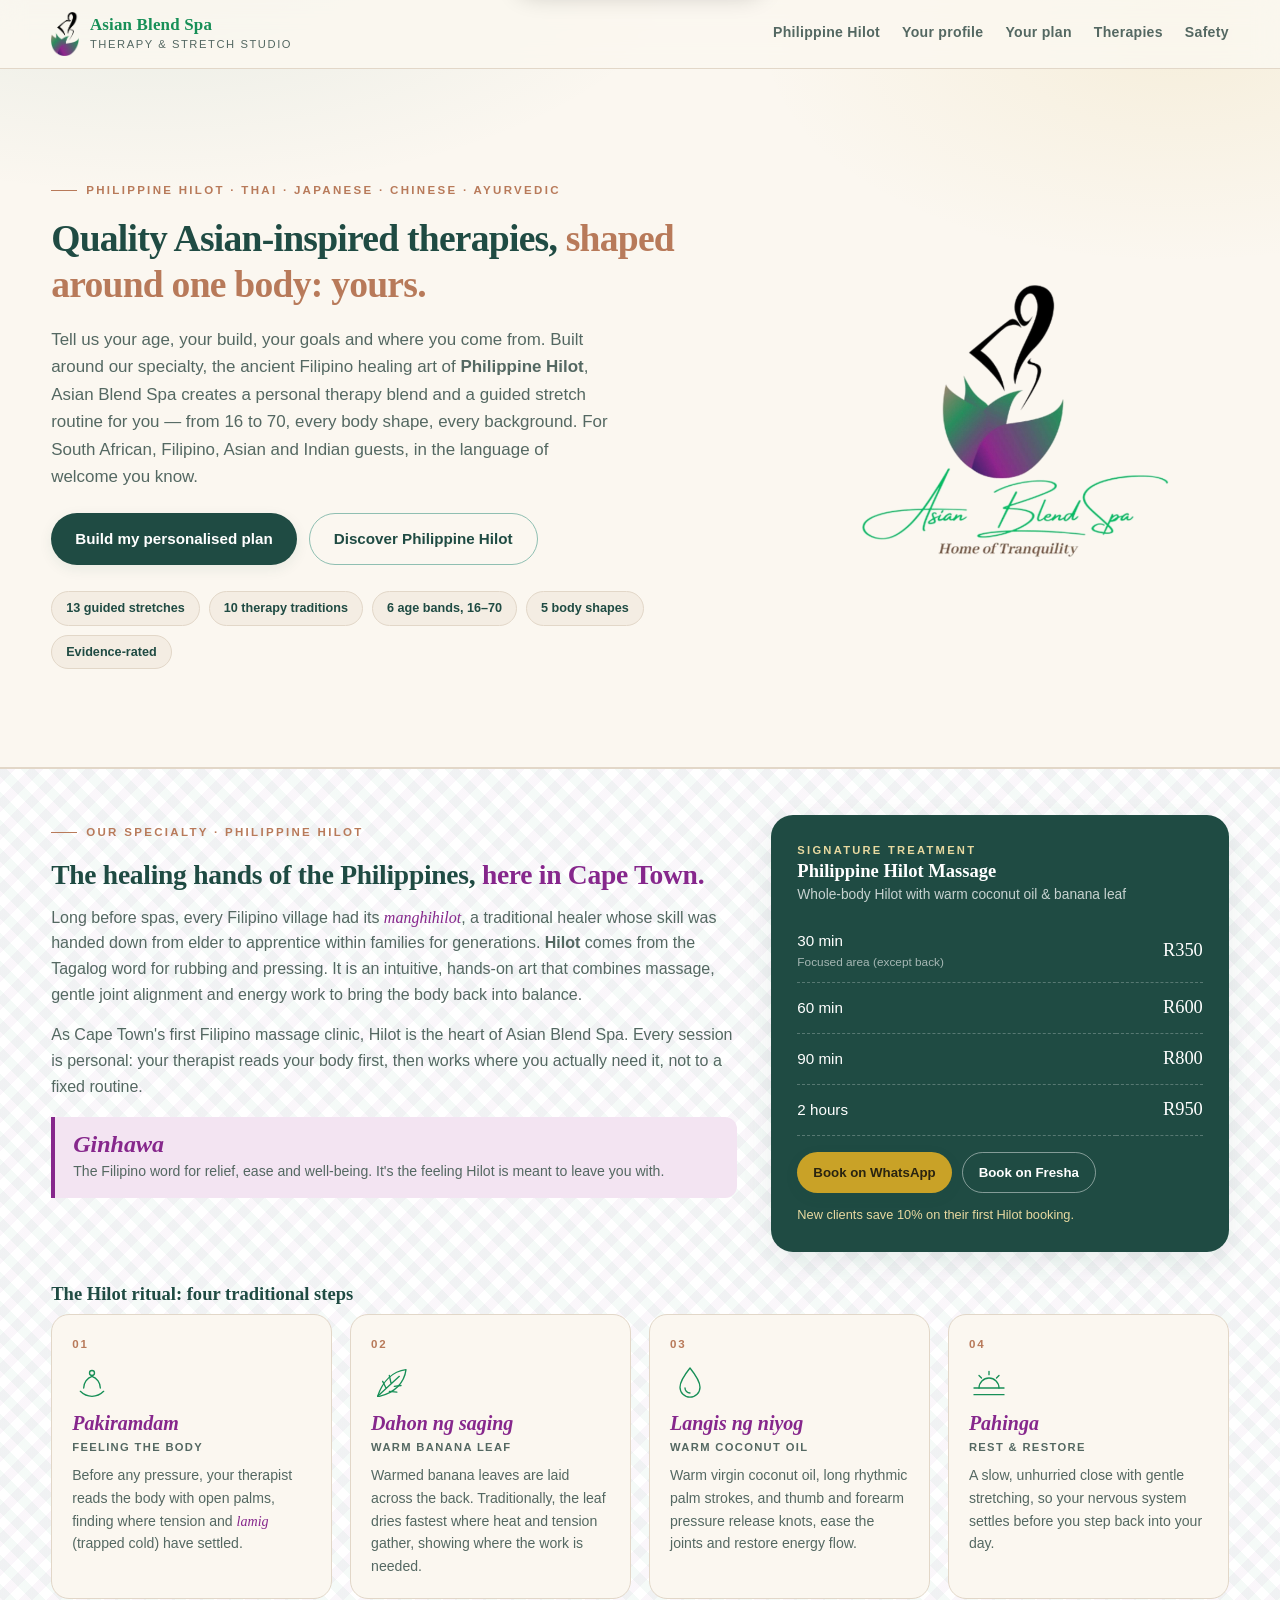
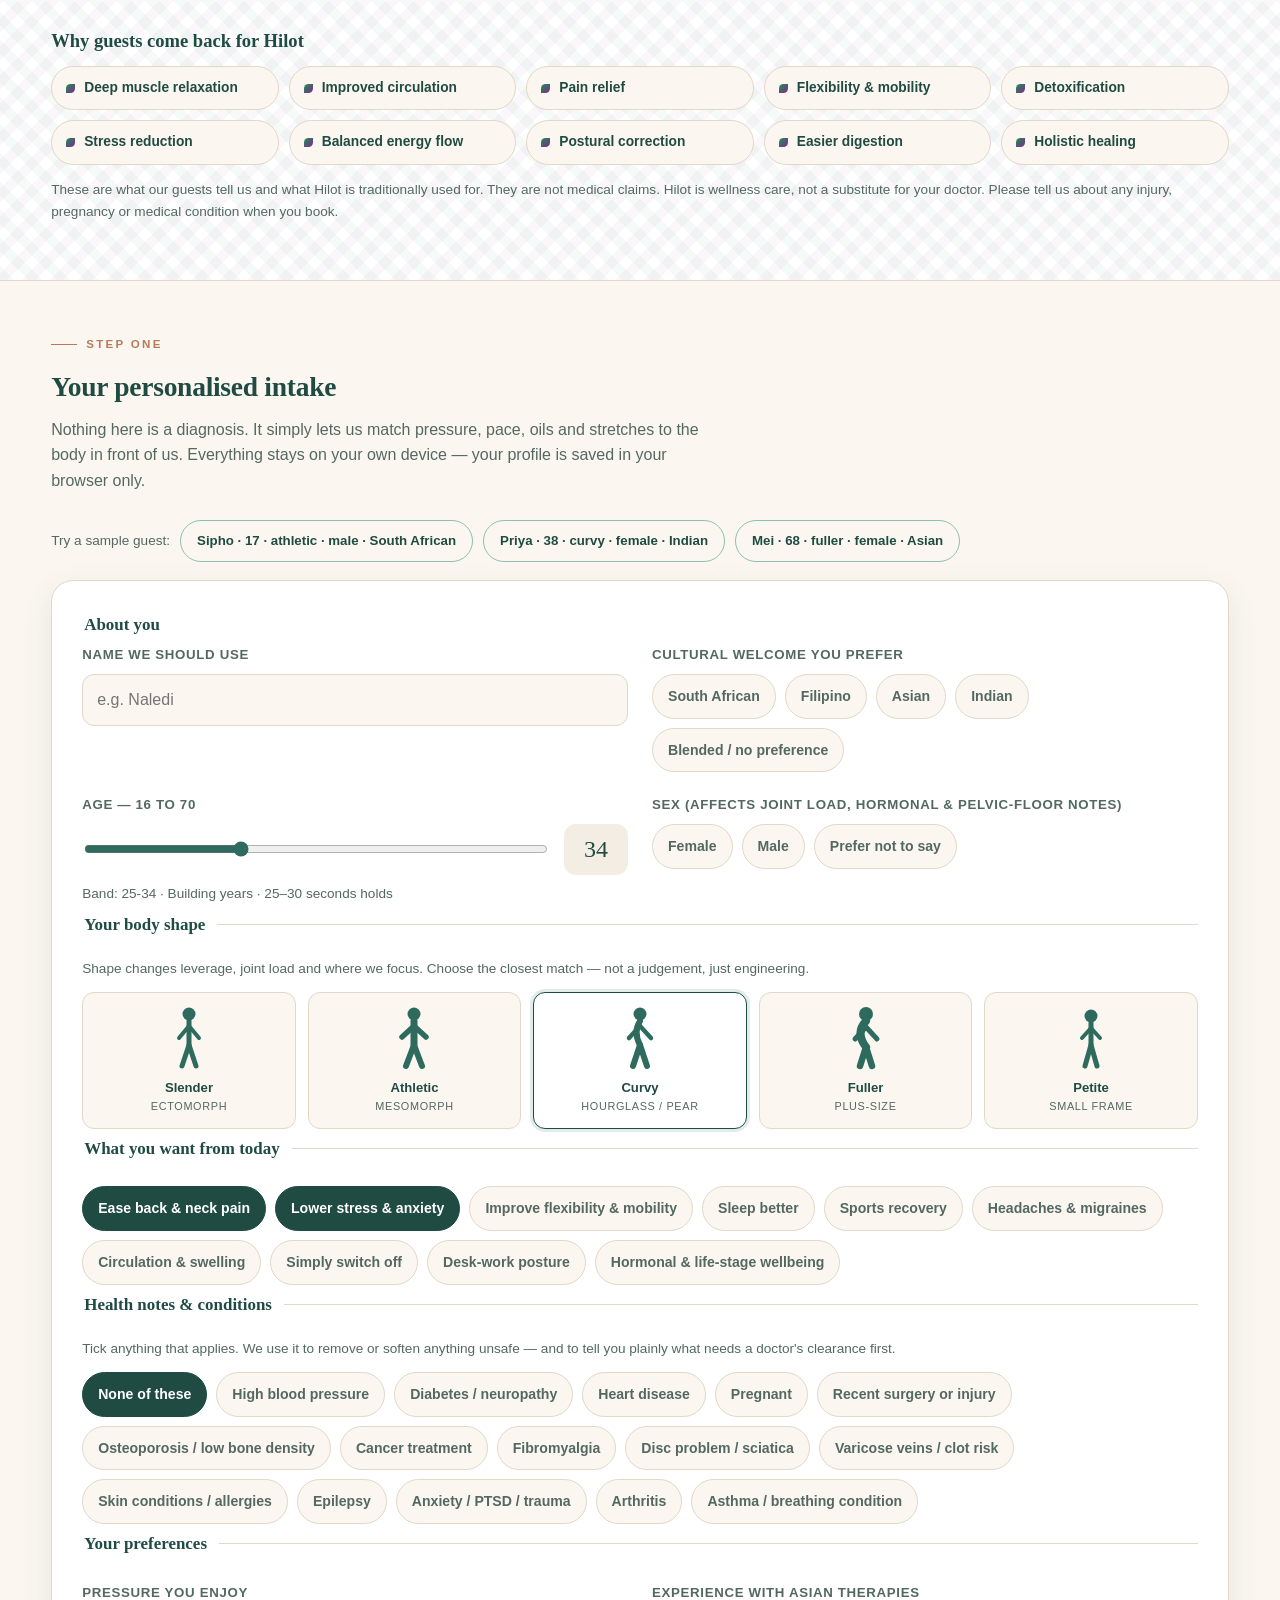
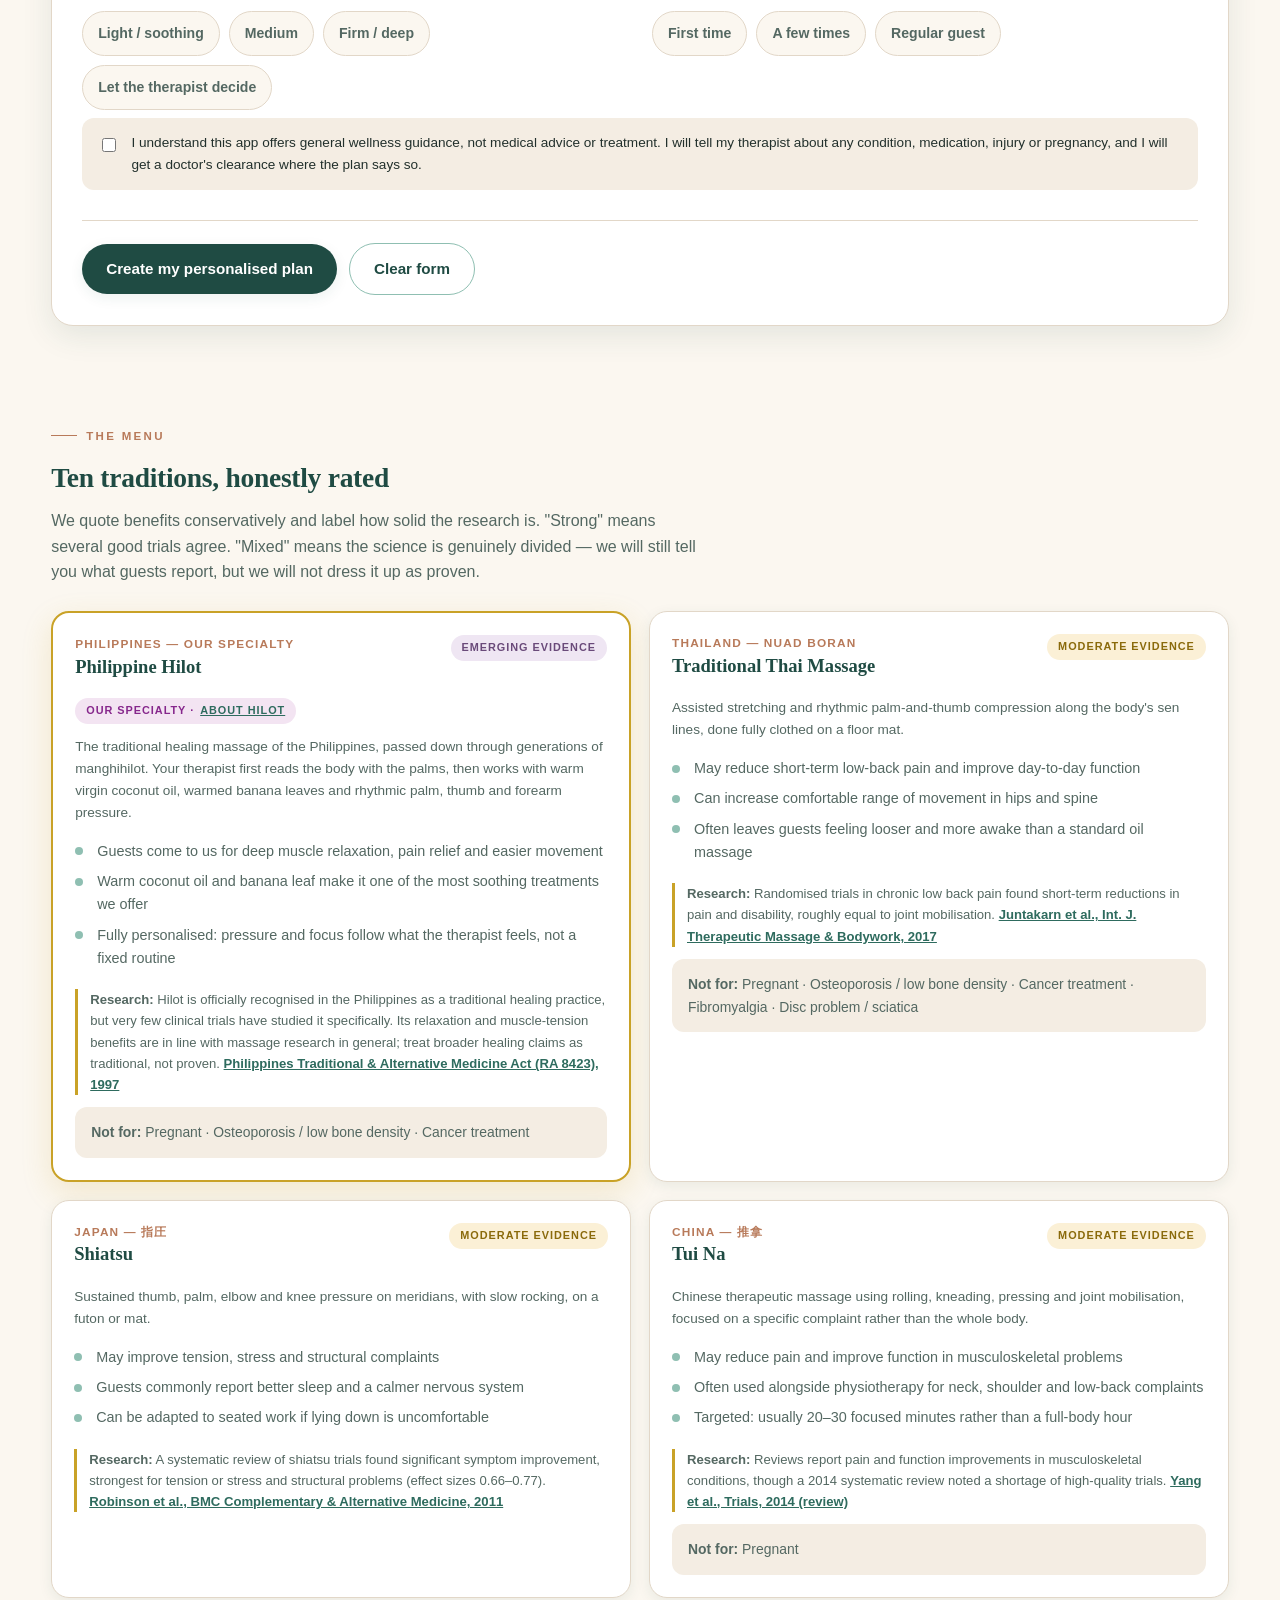
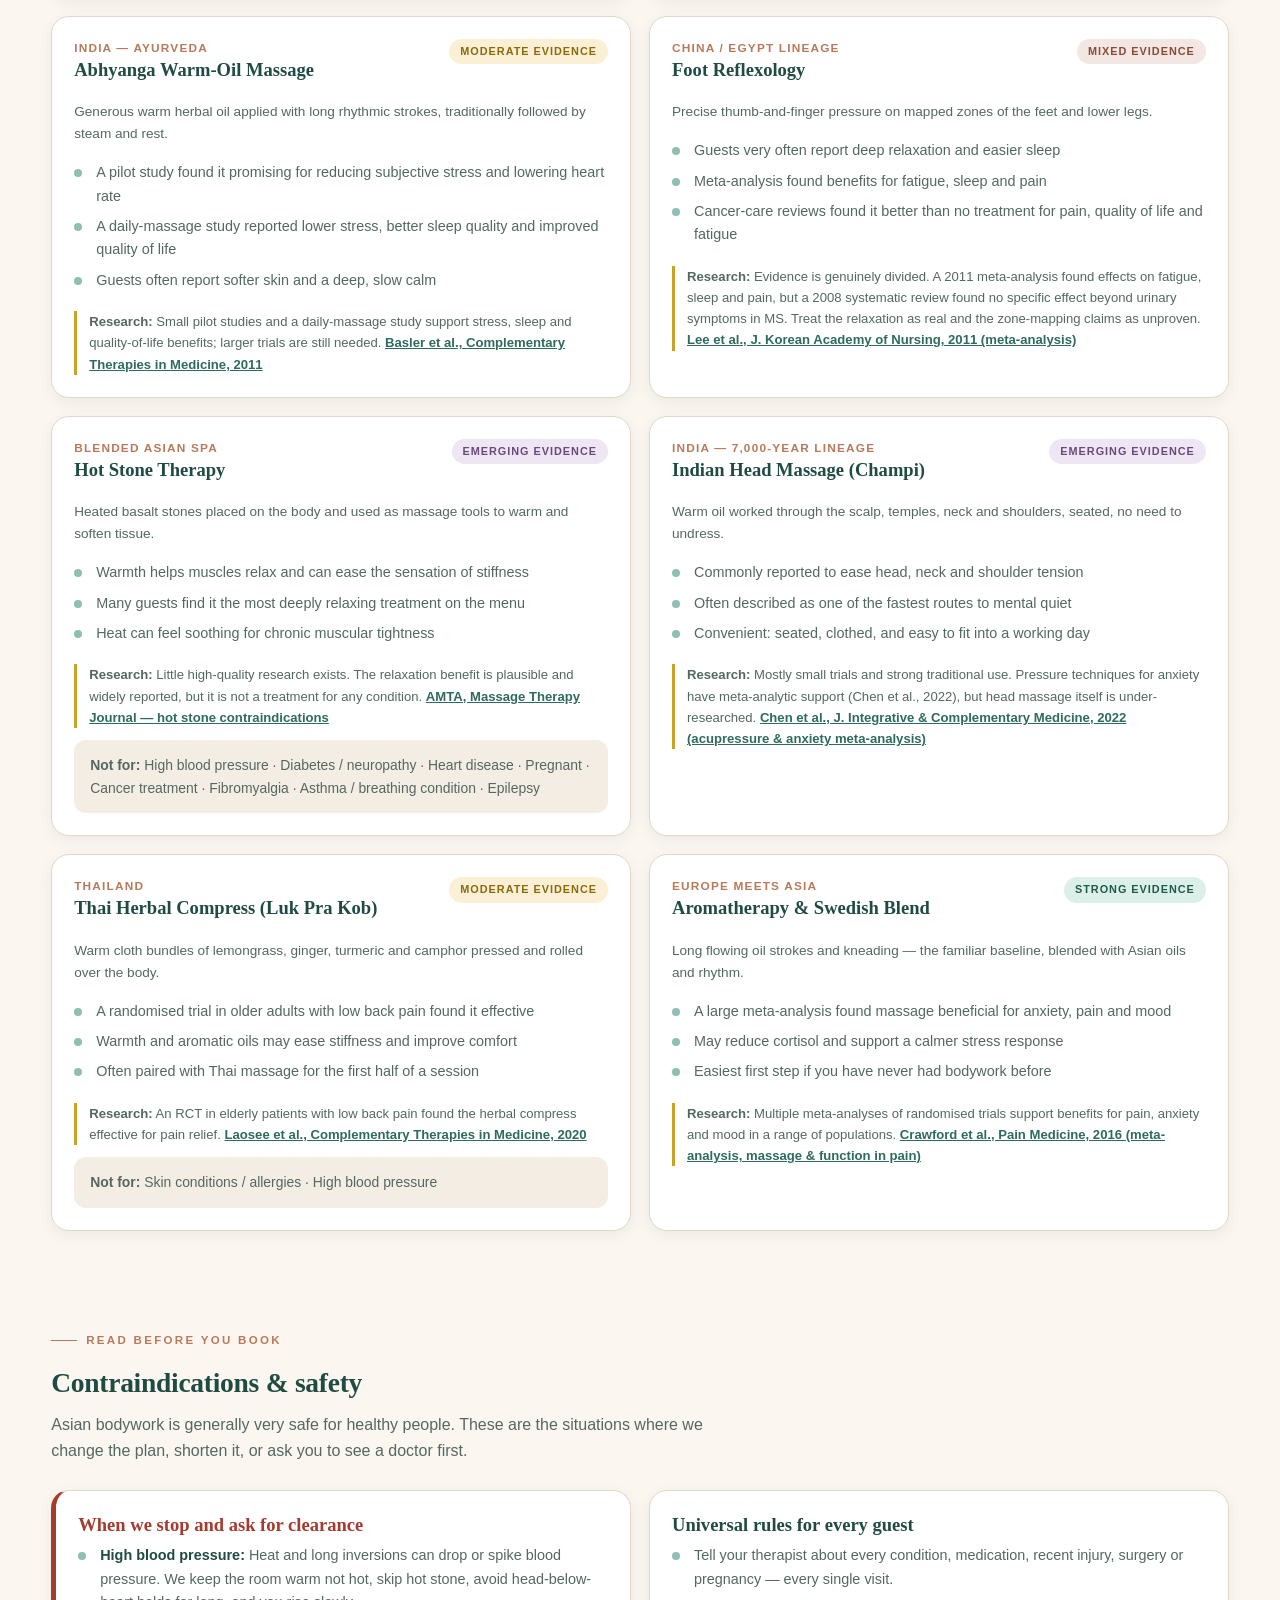
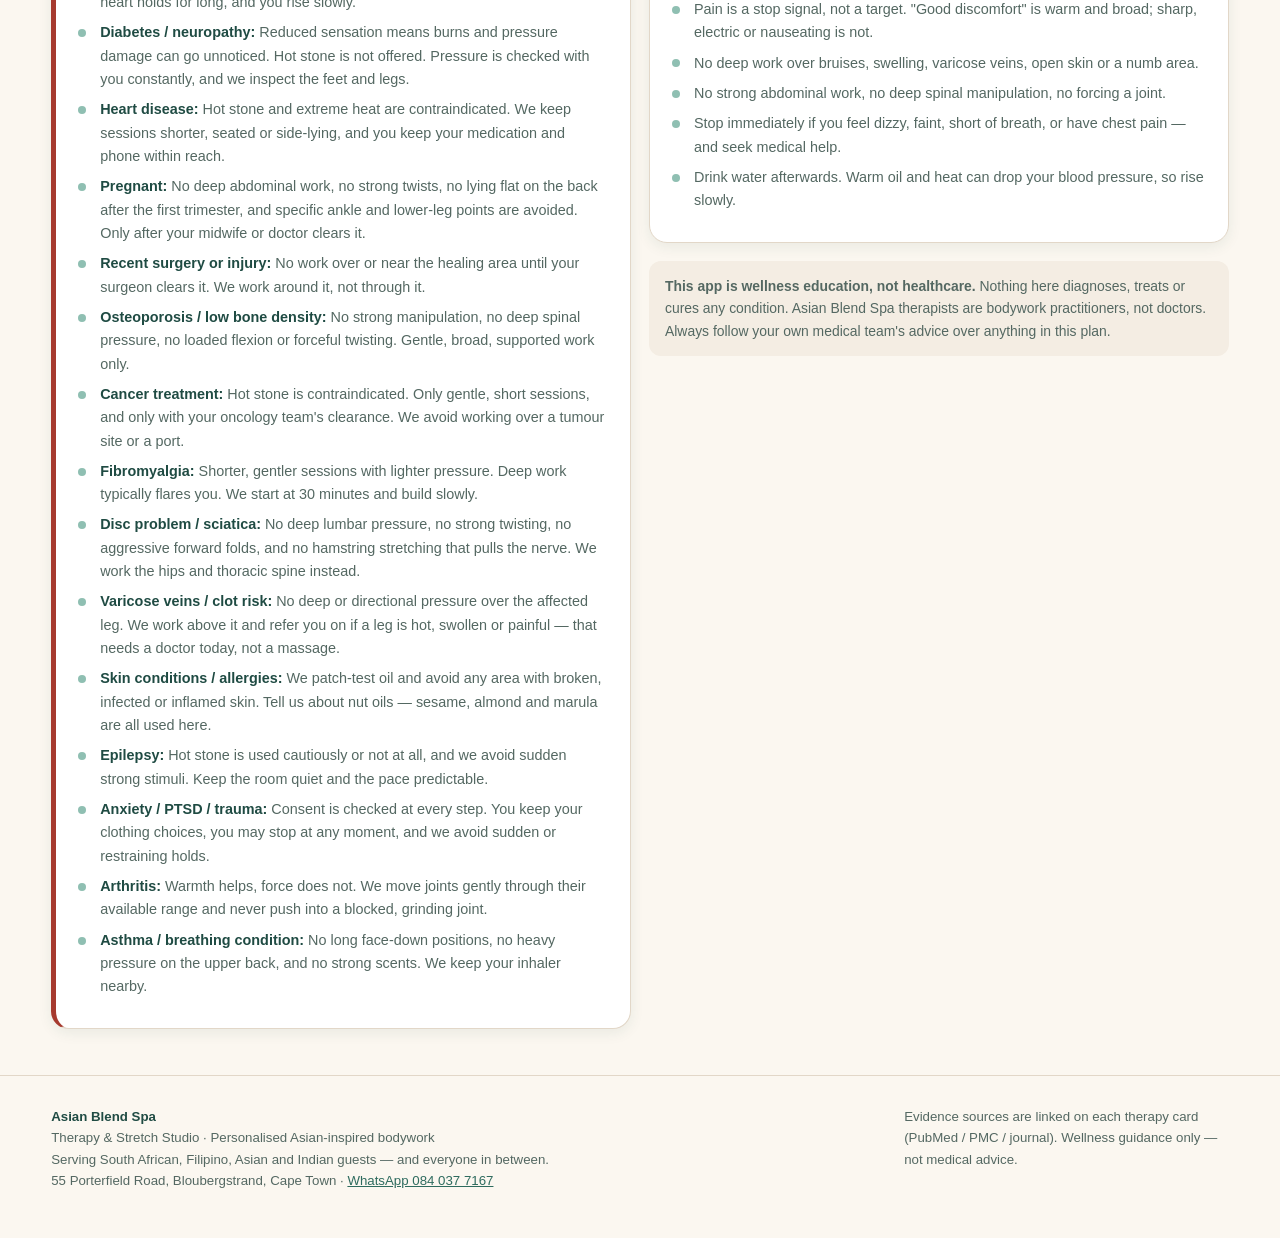
<file: netlify-app/index.html>
<!DOCTYPE html>
<html lang="en">
<head>
<meta charset="utf-8" />
<meta name="viewport" content="width=device-width,initial-scale=1" />
<title>Asian Blend Spa — Personalised Asian-Inspired Therapy &amp; Stretch Studio</title>
<style>
:root{
  --jade:#1F4B43; --jade-2:#2E6B5E; --jade-3:#3F8577; --jade-4:#8FBFB2;
  --sand:#F4EDE3; --cream:#FBF7F0; --blush:#EAD9CD;
  --gold:#C9A227; --gold-soft:#E8D9A0; --clay:#B87A5A;
  --ink:#22302C; --ink-soft:#546862; --line:#E2D7C8;
  --warn:#B8860B; --stop:#A63A2E; --ok:#2E6B5E;
  --orchid:#86278C; --orchid-soft:#F3E4F2; --leaf:#178F57;
  --r:18px; --r-sm:12px; --sh:0 10px 30px rgba(31,75,67,.10); --sh-sm:0 4px 14px rgba(31,75,67,.08);
}
*{box-sizing:border-box}
html{scroll-behavior:smooth}
section[id]{scroll-margin-top:76px}
body{
  margin:0;color:var(--ink);background:var(--cream);line-height:1.62;
  font-family:-apple-system,BlinkMacSystemFont,"Segoe UI",Roboto,"Helvetica Neue",Arial,sans-serif;
  -webkit-font-smoothing:antialiased;
  background-image:radial-gradient(900px 400px at 12% -5%,rgba(63,133,119,.10),transparent 60%),radial-gradient(700px 380px at 92% 4%,rgba(201,162,39,.10),transparent 60%);
  background-attachment:fixed;
}
h1,h2,h3,h4{font-family:Georgia,"Iowan Old Style","Times New Roman",serif;font-weight:600;line-height:1.24;color:var(--jade);margin:0 0 .45em}
h1{font-size:2.35rem;letter-spacing:-.02em}
h2{font-size:1.72rem;letter-spacing:-.01em}
h3{font-size:1.16rem}
h4{font-size:1rem}
p{margin:0 0 .85em}
a{color:var(--jade-2)}
.wrap{width:min(1180px,92vw);margin:0 auto}
.hidden{display:none !important}
.small{font-size:.85rem}
.muted{color:var(--ink-soft)}
.tiny{font-size:.78rem}
.center{text-align:center}

/* ---------- topbar ---------- */
.topbar{position:sticky;top:0;z-index:60;background:rgba(251,247,240,.88);backdrop-filter:blur(12px);border-bottom:1px solid var(--line)}
.topbar-in{display:flex;align-items:center;justify-content:space-between;gap:18px;padding:12px 0}
.brand{display:flex;align-items:center;gap:11px;text-decoration:none;color:var(--jade)}
.mark{height:44px;width:auto;flex:0 0 auto}
.brand strong{display:block;font-family:Georgia,serif;font-size:1.06rem;letter-spacing:.01em;line-height:1.15}
.brand em{display:block;font-style:normal;font-size:.7rem;letter-spacing:.14em;text-transform:uppercase;color:var(--ink-soft)}
.nav{display:flex;gap:22px;flex-wrap:wrap}
.nav a{text-decoration:none;color:var(--ink-soft);font-size:.88rem;font-weight:600;letter-spacing:.02em;padding-bottom:2px;border-bottom:2px solid transparent}
.nav a:hover{color:var(--jade);border-color:var(--gold)}

/* ---------- hero ---------- */
.hero{position:relative;overflow:hidden;border-bottom:1px solid var(--line)}
.hero-in{display:grid;grid-template-columns:1.25fr .75fr;gap:40px;align-items:center;padding:58px 0 52px}
.eyebrow{display:inline-flex;align-items:center;gap:9px;font-size:.72rem;letter-spacing:.2em;text-transform:uppercase;font-weight:700;color:var(--clay);margin-bottom:16px}
.eyebrow:before{content:"";width:26px;height:1px;background:var(--clay)}
.hero h1 span{color:var(--clay)}
.lede{font-size:1.06rem;color:var(--ink-soft);max-width:60ch}
.hero-art{display:flex;justify-content:center}
.hero-cta{display:flex;gap:12px;flex-wrap:wrap;margin-top:22px}
.btn{display:inline-flex;align-items:center;gap:9px;border:0;cursor:pointer;font:inherit;font-weight:700;font-size:.95rem;padding:13px 24px;border-radius:999px;text-decoration:none;transition:.18s transform,.18s box-shadow,.18s background}
.btn:active{transform:translateY(1px)}
.btn-primary{background:var(--jade);color:#fff;box-shadow:var(--sh-sm)}
.btn-primary:hover{background:var(--jade-2)}
.btn-gold{background:var(--gold);color:#2A2410;box-shadow:var(--sh-sm)}
.btn-gold:hover{background:#B8911F}
.btn-ghost{background:transparent;color:var(--jade);border:1.5px solid var(--jade-4)}
.btn-ghost:hover{border-color:var(--jade);background:rgba(63,133,119,.07)}
.btn-sm{padding:9px 16px;font-size:.83rem}

/* ---------- hero logo ---------- */
.hero-logo{width:min(320px,80%);height:auto;display:block}

/* ---------- Philippine Hilot (signature) ---------- */
#hilot{background:#fff;border-top:1px solid var(--line);border-bottom:1px solid var(--line);
  /* banig: woven Filipino sleeping-mat texture */
  background-image:repeating-linear-gradient(45deg,rgba(23,143,87,.045) 0 10px,transparent 10px 20px),repeating-linear-gradient(-45deg,rgba(134,39,140,.04) 0 10px,transparent 10px 20px)}
.hilot-top{display:grid;grid-template-columns:1.2fr .8fr;gap:34px;align-items:start}
.hilot-top h2 span{color:var(--orchid)}
.tl{font-family:Georgia,serif;font-style:italic;color:var(--orchid)}
.ginhawa{margin-top:18px;background:var(--orchid-soft);border-left:4px solid var(--orchid);border-radius:0 var(--r-sm) var(--r-sm) 0;padding:14px 18px}
.ginhawa b{display:block;font-family:Georgia,serif;font-style:italic;font-size:1.5rem;color:var(--orchid);font-weight:600;line-height:1.1}
.ginhawa span{font-size:.88rem;color:var(--ink-soft)}
.price-card{background:var(--jade);color:#fff;border-radius:22px;padding:26px;box-shadow:var(--sh)}
.price-card h3{color:#fff;margin-bottom:2px}
.price-card .sig{font-size:.7rem;letter-spacing:.2em;text-transform:uppercase;font-weight:700;color:var(--gold-soft)}
.price-card .sub{font-size:.86rem;color:rgba(255,255,255,.75);margin-bottom:12px}
.price-card table{width:100%;border-collapse:collapse;margin-bottom:16px}
.price-card td{padding:10px 0;border-bottom:1px dashed rgba(255,255,255,.25);font-size:.95rem}
.price-card td:last-child{text-align:right;font-family:Georgia,serif;font-size:1.15rem}
.price-card td small{display:block;font-size:.74rem;color:rgba(255,255,255,.6)}
.price-card .btns{display:flex;gap:10px;flex-wrap:wrap}
.price-card .btn-ghost{color:#fff;border-color:rgba(255,255,255,.45)}
.price-card .note-new{font-size:.8rem;color:var(--gold-soft);margin:12px 0 0}
.ritual{margin-top:30px}
.ritual .step{background:var(--cream);border:1px solid var(--line);border-radius:var(--r);padding:20px}
.ritual .step .n{font-size:.72rem;letter-spacing:.16em;font-weight:700;color:var(--clay)}
.ritual .step svg{width:40px;height:40px;color:var(--leaf);display:block;margin:10px 0 8px}
.ritual .step h4{font-family:Georgia,serif;font-style:italic;font-size:1.25rem;color:var(--orchid);margin:0}
.ritual .step .en{font-size:.7rem;letter-spacing:.12em;text-transform:uppercase;color:var(--ink-soft);font-weight:700;margin:2px 0 8px}
.ritual .step p{font-size:.88rem;color:var(--ink-soft);margin:0}
.benefits{display:grid;grid-template-columns:repeat(5,1fr);gap:10px;margin-top:14px}
.benefit{display:flex;align-items:center;gap:9px;background:var(--cream);border:1px solid var(--line);border-radius:999px;padding:10px 14px;font-size:.86rem;font-weight:600;color:var(--jade)}
.benefit:before{content:"";width:9px;height:9px;flex:0 0 9px;border-radius:50% 0 50% 0;background:linear-gradient(135deg,var(--leaf),var(--orchid))}
.ther-card.signature{border:2px solid var(--gold);box-shadow:0 10px 30px rgba(201,162,39,.18)}
.r-sig{background:var(--orchid-soft);color:var(--orchid)}

/* ---------- sections ---------- */
section{padding:46px 0}
.sec-head{max-width:74ch;margin-bottom:26px}
.sec-head p{color:var(--ink-soft)}

/* ---------- cards ---------- */
.card{background:#fff;border:1px solid var(--line);border-radius:var(--r);box-shadow:var(--sh-sm);padding:22px}
.grid{display:grid;gap:18px}
.g2{grid-template-columns:repeat(2,1fr)}
.g3{grid-template-columns:repeat(3,1fr)}
.g4{grid-template-columns:repeat(4,1fr)}

/* ---------- form ---------- */
.form-card{background:#fff;border:1px solid var(--line);border-radius:22px;box-shadow:var(--sh);padding:30px}
fieldset{border:0;border-top:1px solid var(--line);margin:0;padding:24px 0 6px}
fieldset:first-of-type{border-top:0;padding-top:6px}
legend{font-family:Georgia,serif;font-size:1.06rem;color:var(--jade);font-weight:600;padding-right:12px}
.fgrid{display:grid;grid-template-columns:repeat(2,1fr);gap:20px 24px}
.field{display:flex;flex-direction:column;gap:8px}
.field>label,.flabel{font-size:.83rem;font-weight:700;letter-spacing:.05em;text-transform:uppercase;color:var(--ink-soft)}
input[type=text],input[type=number],select{font:inherit;padding:12px 14px;border:1.5px solid var(--line);border-radius:var(--r-sm);background:var(--cream);color:var(--ink)}
input[type=text]:focus,input[type=number]:focus,select:focus{outline:none;border-color:var(--jade-3);background:#fff}
input[type=range]{width:100%;accent-color:var(--jade-2)}
.age-row{display:flex;align-items:center;gap:14px}
.age-badge{font-family:Georgia,serif;font-size:1.5rem;color:var(--jade);min-width:64px;text-align:center;background:var(--sand);border-radius:var(--r-sm);padding:6px 10px}
.picks{display:flex;flex-wrap:wrap;gap:9px}
.pick{position:relative;display:inline-flex;align-items:center;gap:8px;padding:10px 15px;border:1.5px solid var(--line);border-radius:999px;background:var(--cream);cursor:pointer;font-size:.88rem;font-weight:600;color:var(--ink-soft);transition:.15s}
.pick:hover{border-color:var(--jade-4);color:var(--jade)}
.pick input{position:absolute;opacity:0;pointer-events:none}
.pick.on{background:var(--jade);border-color:var(--jade);color:#fff}
.pick.on.culture{background:var(--clay);border-color:var(--clay)}
.brand strong{color:var(--leaf)}
.shape-grid{display:grid;grid-template-columns:repeat(5,1fr);gap:12px}
.shape{border:1.5px solid var(--line);border-radius:var(--r-sm);background:var(--cream);cursor:pointer;padding:12px 8px;text-align:center;transition:.15s}
.shape svg{width:44px;height:66px;display:block;margin:0 auto 6px}
.shape b{display:block;font-size:.82rem;color:var(--jade)}
.shape i{display:block;font-style:normal;font-size:.68rem;color:var(--ink-soft);letter-spacing:.06em;text-transform:uppercase}
.shape:hover{border-color:var(--jade-4)}
.shape.on{border-color:var(--jade);background:#fff;box-shadow:0 0 0 3px rgba(63,133,119,.15)}
.consent{display:flex;gap:12px;align-items:flex-start;background:var(--sand);border-radius:var(--r-sm);padding:14px 16px;margin-top:8px}
.consent input{margin-top:4px;accent-color:var(--jade-2);width:18px;height:18px}
.presets{display:flex;gap:10px;flex-wrap:wrap;margin-bottom:18px}
.form-actions{display:flex;gap:12px;flex-wrap:wrap;align-items:center;margin-top:24px;padding-top:22px;border-top:1px solid var(--line)}

/* ---------- result pieces ---------- */
.banner{background:linear-gradient(135deg,var(--jade) 0%,var(--jade-3) 100%);color:#fff;border-radius:22px;padding:34px;position:relative;overflow:hidden}
.banner h2{color:#fff;margin-bottom:.25em}
.banner p{color:rgba(255,255,255,.88);margin:0;max-width:70ch}
.banner .greet{font-size:.76rem;letter-spacing:.24em;text-transform:uppercase;color:var(--gold-soft);font-weight:700;margin-bottom:10px}
.banner .lotus{position:absolute;right:-30px;bottom:-40px;width:230px;opacity:.13}
.chips{display:flex;flex-wrap:wrap;gap:9px;margin-top:20px}
.chip{background:rgba(255,255,255,.14);border:1px solid rgba(255,255,255,.28);color:#fff;border-radius:999px;padding:6px 14px;font-size:.79rem;font-weight:600}
.chip.dark{background:var(--sand);border-color:var(--line);color:var(--jade)}
.ribbon{display:inline-flex;align-items:center;gap:6px;font-size:.68rem;font-weight:800;letter-spacing:.09em;text-transform:uppercase;padding:4px 11px;border-radius:999px}
.r-strong{background:#DCEFE8;color:#1F5A4B}
.r-mod{background:#FBF0D6;color:#8A6A0B}
.r-emerg{background:#EFE6F3;color:#6A4A7A}
.r-mixed{background:#F2E7E2;color:#8A4B37}
.r-stop{background:#F7DFDB;color:var(--stop)}
.ther-card{display:flex;flex-direction:column;gap:12px}
.ther-top{display:flex;justify-content:space-between;gap:12px;align-items:flex-start}
.origin{font-size:.74rem;letter-spacing:.1em;text-transform:uppercase;color:var(--clay);font-weight:700}
.why{background:var(--sand);border-radius:var(--r-sm);padding:12px 14px;font-size:.88rem}
.why b{color:var(--jade)}
ul.clean{list-style:none;padding:0;margin:0}
ul.clean li{position:relative;padding-left:22px;margin-bottom:7px;font-size:.9rem;color:var(--ink-soft)}
ul.clean li:before{content:"";position:absolute;left:0;top:.55em;width:8px;height:8px;border-radius:50%;background:var(--jade-4)}
.evidence{font-size:.82rem;color:var(--ink-soft);border-left:3px solid var(--gold);padding-left:12px}
.evidence a{font-weight:600}
.score{font-family:Georgia,serif;font-size:1.5rem;color:var(--jade);line-height:1}
.scorebox{text-align:center;background:var(--sand);border-radius:var(--r-sm);padding:8px 12px;min-width:62px}
.scorebox i{display:block;font-style:normal;font-size:.62rem;letter-spacing:.1em;text-transform:uppercase;color:var(--ink-soft)}
.blocked{opacity:.72}
.blocked .ther-top h3{text-decoration:line-through;text-decoration-color:var(--stop)}

/* stretch cards */
.stretch{display:grid;grid-template-columns:170px 1fr;gap:20px;background:#fff;border:1px solid var(--line);border-radius:var(--r);box-shadow:var(--sh-sm);padding:18px;position:relative}
.pose{width:100%;height:auto;border-radius:14px;display:block;background:var(--cream)}
.st-head{display:flex;justify-content:space-between;gap:14px;align-items:flex-start;flex-wrap:wrap}
.st-num{font-family:Georgia,serif;font-size:.8rem;color:var(--clay);letter-spacing:.16em;text-transform:uppercase;font-weight:700}
.dose{display:flex;gap:8px;flex-wrap:wrap;margin:8px 0 12px}
.dose span{background:var(--sand);border-radius:8px;padding:5px 11px;font-size:.8rem;font-weight:700;color:var(--jade)}
.cue{background:#FBF0D6;border-left:3px solid var(--warn);border-radius:0 10px 10px 0;padding:10px 14px;font-size:.86rem;margin-top:10px}
.modify{background:#F7DFDB;border-left:3px solid var(--stop);border-radius:0 10px 10px 0;padding:10px 14px;font-size:.86rem;margin-top:10px}
.modify b{color:var(--stop)}
.tagline{font-size:.85rem;color:var(--ink-soft);margin:0 0 4px}
.area{font-size:.72rem;letter-spacing:.1em;text-transform:uppercase;color:var(--jade-3);font-weight:700}

/* settings */
.set{display:flex;gap:12px;align-items:flex-start}
.set .ic{width:38px;height:38px;flex:0 0 38px;border-radius:11px;background:var(--sand);display:grid;place-items:center;font-size:1.05rem}
.set b{display:block;font-size:.94rem;color:var(--jade)}
.set span{font-size:.86rem;color:var(--ink-soft)}

/* library table */
.tbl{width:100%;border-collapse:collapse;font-size:.88rem;background:#fff;border-radius:var(--r);overflow:hidden;box-shadow:var(--sh-sm)}
.tbl th,.tbl td{padding:12px 14px;text-align:left;border-bottom:1px solid var(--line);vertical-align:top}
.tbl th{background:var(--jade);color:#fff;font-size:.74rem;letter-spacing:.1em;text-transform:uppercase}
.tbl tr:last-child td{border-bottom:0}
.tbl td:first-child{font-weight:700;color:var(--jade)}

/* safety */
.safety-box{background:#fff;border:1px solid var(--line);border-left:5px solid var(--stop);border-radius:var(--r);padding:22px;box-shadow:var(--sh-sm)}
.safety-box h3{color:var(--stop)}
.note{background:var(--sand);border-radius:var(--r-sm);padding:14px 16px;font-size:.87rem;color:var(--ink-soft)}

/* cta */
.cta{background:linear-gradient(135deg,#2A2410,#4A3F18);color:#fff;border-radius:22px;padding:34px;display:grid;grid-template-columns:1.3fr .7fr;gap:28px;align-items:center}
.cta h2{color:#fff}
.cta p{color:rgba(255,255,255,.85);margin:0}
.cta .btn{justify-self:start}

footer{border-top:1px solid var(--line);padding:30px 0 46px;color:var(--ink-soft);font-size:.83rem}
.foot-in{display:flex;justify-content:space-between;gap:24px;flex-wrap:wrap}

.toast{position:fixed;left:50%;bottom:26px;transform:translateX(-50%) translateY(20px);background:var(--jade);color:#fff;padding:13px 22px;border-radius:999px;font-size:.88rem;font-weight:600;box-shadow:var(--sh);opacity:0;pointer-events:none;transition:.3s;z-index:99}
.toast.on{opacity:1;transform:translateX(-50%) translateY(0)}

@media(max-width:980px){
  .hero-in,.cta{grid-template-columns:1fr}
  .hero-art{order:-1}
  .hilot-top{grid-template-columns:1fr}
  .benefits{grid-template-columns:repeat(2,1fr)}
  .g3,.g4{grid-template-columns:repeat(2,1fr)}
  .shape-grid{grid-template-columns:repeat(3,1fr)}
  .stretch{grid-template-columns:130px 1fr}
  .nav{display:none}
}
@media(max-width:640px){
  h1{font-size:1.85rem}
  .fgrid,.g2{grid-template-columns:1fr}
  .g3,.g4{grid-template-columns:1fr}
  .benefits{grid-template-columns:1fr}
  .shape-grid{grid-template-columns:repeat(2,1fr)}
  .stretch{grid-template-columns:1fr}
  .form-card,.banner,.cta{padding:22px}
}
@media print{
  .topbar,.nav,.hero-cta,.form-actions,.toast,footer .btn{display:none !important}
  body{background:#fff}
  .card,.stretch,.banner{box-shadow:none;break-inside:avoid}
}
</style>

<!-- ===== PWA / installable app ===== -->
<link rel="manifest" href="manifest.json" />
<meta name="theme-color" content="#1F4B43" />
<meta name="description" content="Personalised Asian-inspired therapy and guided stretch plans, built around our specialty, Philippine Hilot. For every age from 16 to 70, every body shape, and South African, Filipino, Asian and Indian guests. Works offline." />
<meta name="mobile-web-app-capable" content="yes" />
<meta name="apple-mobile-web-app-capable" content="yes" />
<meta name="apple-mobile-web-app-status-bar-style" content="black-translucent" />
<meta name="apple-mobile-web-app-title" content="Asian Blend Spa" />
<meta name="application-name" content="Asian Blend Spa" />
<meta name="format-detection" content="telephone=no" />
<link rel="apple-touch-icon" href="icons/icon-180.png" />
<link rel="icon" type="image/png" sizes="32x32" href="icons/favicon-32.png" />
<link rel="icon" type="image/png" sizes="192x192" href="icons/icon-192.png" />
<link rel="icon" type="image/svg+xml" href="icons/icon-192.png" />
<style>
  /* --- installed-app chrome: safe areas, no bounce, no text selection on UI --- */
  html, body { overscroll-behavior-y: contain; }
  .topbar { padding-top: env(safe-area-inset-top); }
  .topbar-in { padding-left: max(0px, env(safe-area-inset-left)); padding-right: max(0px, env(safe-area-inset-right)); }
  .wrap { width: min(1180px, 92vw); }
  body { padding-left: env(safe-area-inset-left); padding-right: env(safe-area-inset-right); }
  footer { padding-bottom: calc(46px + env(safe-area-inset-bottom)); }
  @media (display-mode: standalone) {
    .topbar { border-bottom-color: rgba(31,75,67,.14); }
  }
  /* --- install / offline UI --- */
  .appbar {
    position: fixed; left: 50%; bottom: calc(18px + env(safe-area-inset-bottom));
    transform: translateX(-50%) translateY(140%);
    display: flex; align-items: center; gap: 14px;
    background: #1F4B43; color: #fff; border-radius: 999px;
    padding: 10px 12px 10px 20px; box-shadow: 0 14px 40px rgba(31,75,67,.34);
    z-index: 120; max-width: calc(100vw - 24px);
    transition: transform .38s cubic-bezier(.2,.8,.25,1), opacity .3s;
    opacity: 0;
  }
  .appbar.on { transform: translateX(-50%) translateY(0); opacity: 1; }
  .appbar .txt { font-size: .86rem; line-height: 1.3; }
  .appbar .txt b { display: block; font-family: Georgia, serif; font-size: .95rem; }
  .appbar .txt span { color: rgba(255,255,255,.78); font-size: .78rem; }
  .appbar button {
    font: inherit; font-weight: 700; font-size: .82rem; cursor: pointer;
    border: 0; border-radius: 999px; padding: 10px 18px;
    background: #C9A227; color: #2A2410; white-space: nowrap;
  }
  .appbar .x {
    background: transparent; color: rgba(255,255,255,.7); font-size: 1.1rem;
    padding: 6px 8px; line-height: 1;
  }
  .netbadge {
    position: fixed; top: calc(env(safe-area-inset-top) + 8px); left: 50%;
    transform: translateX(-50%) translateY(-160%);
    background: #B8860B; color: #fff; font-size: .78rem; font-weight: 700;
    padding: 7px 16px; border-radius: 999px; z-index: 130;
    box-shadow: 0 8px 24px rgba(0,0,0,.2); transition: transform .3s;
    display: flex; align-items: center; gap: 8px;
  }
  .netbadge.on { transform: translateX(-50%) translateY(0); }
  .netbadge.ok { background: #2E6B5E; }
</style>
</head>
<body id="top">

<header class="topbar">
  <div class="wrap topbar-in">
    <a class="brand" href="#top">
      <img class="mark" src="images/logo-mark.png" alt="" width="28" height="44" />
      <span><strong>Asian Blend Spa</strong><em>Therapy &amp; Stretch Studio</em></span>
    </a>
    <nav class="nav">
      <a href="#hilot">Philippine Hilot</a>
      <a href="#intake">Your profile</a>
      <a href="#results">Your plan</a>
      <a href="#library">Therapies</a>
      <a href="#safety">Safety</a>
    </nav>
  </div>
</header>

<section class="hero">
  <div class="wrap hero-in">
    <div>
      <div class="eyebrow">Philippine Hilot · Thai · Japanese · Chinese · Ayurvedic</div>
      <h1>Quality Asian-inspired therapies, <span>shaped around one body: yours.</span></h1>
      <p class="lede">Tell us your age, your build, your goals and where you come from. Built around our specialty, the ancient Filipino healing art of <b>Philippine Hilot</b>, Asian Blend Spa creates a personal therapy blend and a guided stretch routine for you — from 16 to 70, every body shape, every background. For South African, Filipino, Asian and Indian guests, in the language of welcome you know.</p>
      <div class="hero-cta">
        <a class="btn btn-primary" href="#intake">Build my personalised plan</a>
        <a class="btn btn-ghost" href="#hilot">Discover Philippine Hilot</a>
      </div>
      <div class="chips" style="margin-top:26px">
        <span class="chip dark">13 guided stretches</span>
        <span class="chip dark">10 therapy traditions</span>
        <span class="chip dark">6 age bands, 16–70</span>
        <span class="chip dark">5 body shapes</span>
        <span class="chip dark">Evidence-rated</span>
      </div>
    </div>
    <div class="hero-art">
      <img class="hero-logo" src="images/logo.png" alt="Asian Blend Spa — Home of Tranquility" width="320" height="286" />
    </div>
  </div>
</section>

<section id="hilot">
  <div class="wrap">
    <div class="hilot-top">
      <div>
        <div class="eyebrow">Our specialty · Philippine Hilot</div>
        <h2>The healing hands of the Philippines, <span>here in Cape Town.</span></h2>
        <p class="muted">Long before spas, every Filipino village had its <span class="tl">manghihilot</span>, a traditional healer whose skill was handed down from elder to apprentice within families for generations. <b>Hilot</b> comes from the Tagalog word for rubbing and pressing. It is an intuitive, hands-on art that combines massage, gentle joint alignment and energy work to bring the body back into balance.</p>
        <p class="muted">As Cape Town's first Filipino massage clinic, Hilot is the heart of Asian Blend Spa. Every session is personal: your therapist reads your body first, then works where you actually need it, not to a fixed routine.</p>
        <div class="ginhawa"><b>Ginhawa</b><span>The Filipino word for relief, ease and well-being. It's the feeling Hilot is meant to leave you with.</span></div>
      </div>
      <aside class="price-card" aria-label="Philippine Hilot prices">
        <div class="sig">Signature treatment</div>
        <h3>Philippine Hilot Massage</h3>
        <div class="sub">Whole-body Hilot with warm coconut oil &amp; banana leaf</div>
        <table>
          <tr><td>30 min<small>Focused area (except back)</small></td><td>R350</td></tr>
          <tr><td>60 min</td><td>R600</td></tr>
          <tr><td>90 min</td><td>R800</td></tr>
          <tr><td>2 hours</td><td>R950</td></tr>
        </table>
        <div class="btns">
          <a class="btn btn-gold btn-sm" href="https://wa.me/27840377167?text=Hi%20Asian%20Blend%20Spa%2C%20I%27d%20like%20to%20book%20a%20Philippine%20Hilot%20massage." target="_blank" rel="noopener">Book on WhatsApp</a>
          <a class="btn btn-ghost btn-sm" href="https://www.fresha.com/a/asian-blend-spa-home-of-tranquility-cape-town-55-porterfield-road-wdeh2u6j" target="_blank" rel="noopener">Book on Fresha</a>
        </div>
        <p class="note-new">New clients save 10% on their first Hilot booking.</p>
      </aside>
    </div>

    <div class="ritual">
      <h3>The Hilot ritual: four traditional steps</h3>
      <div class="grid g4">
        <div class="step"><div class="n">01</div><svg viewBox="0 0 48 48" fill="none" stroke="currentColor" stroke-width="1.6" stroke-linecap="round" stroke-linejoin="round" aria-hidden="true"><path d="M14 30c0-6 4-12 10-14M34 30c0-6-4-12-10-14"/><path d="M10 34c4 4 9 6 14 6s10-2 14-6"/><circle cx="24" cy="12" r="3"/></svg>
          <h4>Pakiramdam</h4><div class="en">Feeling the body</div>
          <p>Before any pressure, your therapist reads the body with open palms, finding where tension and <span class="tl">lamig</span> (trapped cold) have settled.</p></div>
        <div class="step"><div class="n">02</div><svg viewBox="0 0 48 48" fill="none" stroke="currentColor" stroke-width="1.6" stroke-linecap="round" stroke-linejoin="round" aria-hidden="true"><path d="M8 40C14 22 26 10 42 8c-2 16-14 28-32 32z"/><path d="M8 40L34 16M18 30l-4-8M24 24l-2-9M28 28l8-1M22 34l9 1"/></svg>
          <h4>Dahon ng saging</h4><div class="en">Warm banana leaf</div>
          <p>Warmed banana leaves are laid across the back. Traditionally, the leaf dries fastest where heat and tension gather, showing where the work is needed.</p></div>
        <div class="step"><div class="n">03</div><svg viewBox="0 0 48 48" fill="none" stroke="currentColor" stroke-width="1.6" stroke-linecap="round" stroke-linejoin="round" aria-hidden="true"><path d="M24 6c-8 10-12 17-12 23a12 12 0 0 0 24 0c0-6-4-13-12-23z"/><path d="M18 30a6 6 0 0 0 6 6"/></svg>
          <h4>Langis ng niyog</h4><div class="en">Warm coconut oil</div>
          <p>Warm virgin coconut oil, long rhythmic palm strokes, and thumb and forearm pressure release knots, ease the joints and restore energy flow.</p></div>
        <div class="step"><div class="n">04</div><svg viewBox="0 0 48 48" fill="none" stroke="currentColor" stroke-width="1.6" stroke-linecap="round" stroke-linejoin="round" aria-hidden="true"><path d="M6 30h36"/><path d="M12 30a12 12 0 0 1 24 0"/><path d="M24 10v4M12 15l3 3M36 15l-3 3M6 38h36"/></svg>
          <h4>Pahinga</h4><div class="en">Rest &amp; restore</div>
          <p>A slow, unhurried close with gentle stretching, so your nervous system settles before you step back into your day.</p></div>
      </div>
    </div>

    <div class="ritual">
      <h3>Why guests come back for Hilot</h3>
      <div class="benefits">
        <div class="benefit">Deep muscle relaxation</div>
        <div class="benefit">Improved circulation</div>
        <div class="benefit">Pain relief</div>
        <div class="benefit">Flexibility &amp; mobility</div>
        <div class="benefit">Detoxification</div>
        <div class="benefit">Stress reduction</div>
        <div class="benefit">Balanced energy flow</div>
        <div class="benefit">Postural correction</div>
        <div class="benefit">Easier digestion</div>
        <div class="benefit">Holistic healing</div>
      </div>
      <p class="small muted" style="margin-top:14px">These are what our guests tell us and what Hilot is traditionally used for. They are not medical claims. Hilot is wellness care, not a substitute for your doctor. Please tell us about any injury, pregnancy or medical condition when you book.</p>
    </div>
  </div>
</section>

<section id="intake">
  <div class="wrap">
    <div class="sec-head">
      <div class="eyebrow">Step one</div>
      <h2>Your personalised intake</h2>
      <p>Nothing here is a diagnosis. It simply lets us match pressure, pace, oils and stretches to the body in front of us. Everything stays on your own device — your profile is saved in your browser only.</p>
    </div>

    <div class="presets">
      <span class="small muted" style="align-self:center">Try a sample guest:</span>
      <button class="btn btn-ghost btn-sm" data-preset="teen">Sipho · 17 · athletic · male · South African</button>
      <button class="btn btn-ghost btn-sm" data-preset="mid">Priya · 38 · curvy · female · Indian</button>
      <button class="btn btn-ghost btn-sm" data-preset="senior">Mei · 68 · fuller · female · Asian</button>
    </div>

    <form class="form-card" id="intakeForm" autocomplete="off">
      <fieldset>
        <legend>About you</legend>
        <div class="fgrid">
          <div class="field">
            <label for="name">Name we should use</label>
            <input type="text" id="name" placeholder="e.g. Naledi" />
          </div>
          <div class="field">
            <label for="culture">Cultural welcome you prefer</label>
            <div class="picks" id="culturePicks">
              <label class="pick culture" data-v="southafrican"><input type="radio" name="culture" value="southafrican" />South African</label>
              <label class="pick culture" data-v="filipino"><input type="radio" name="culture" value="filipino" />Filipino</label>
              <label class="pick culture" data-v="asian"><input type="radio" name="culture" value="asian" />Asian</label>
              <label class="pick culture" data-v="indian"><input type="radio" name="culture" value="indian" />Indian</label>
              <label class="pick culture" data-v="blended"><input type="radio" name="culture" value="blended" />Blended / no preference</label>
            </div>
          </div>
        </div>
        <div class="fgrid" style="margin-top:22px">
          <div class="field">
            <label for="age">Age — 16 to 70</label>
            <div class="age-row">
              <input type="range" id="ageRange" min="16" max="70" value="34" step="1" />
              <div class="age-badge" id="ageBadge">34</div>
            </div>
            <div class="small muted" id="bandPreview">Band: 25–34 · Building years</div>
          </div>
          <div class="field">
            <span class="flabel">Sex (affects joint load, hormonal &amp; pelvic-floor notes)</span>
            <div class="picks" id="sexPicks">
              <label class="pick" data-v="female"><input type="radio" name="sex" value="female" />Female</label>
              <label class="pick" data-v="male"><input type="radio" name="sex" value="male" />Male</label>
              <label class="pick" data-v="unspecified"><input type="radio" name="sex" value="unspecified" />Prefer not to say</label>
            </div>
          </div>
        </div>
      </fieldset>

      <fieldset>
        <legend>Your body shape</legend>
        <p class="small muted" style="margin-top:-4px">Shape changes leverage, joint load and where we focus. Choose the closest match — not a judgement, just engineering.</p>
        <div class="shape-grid" id="shapeGrid"></div>
      </fieldset>

      <fieldset>
        <legend>What you want from today</legend>
        <div class="picks" id="goalPicks"></div>
      </fieldset>

      <fieldset>
        <legend>Health notes &amp; conditions</legend>
        <p class="small muted" style="margin-top:-4px">Tick anything that applies. We use it to remove or soften anything unsafe — and to tell you plainly what needs a doctor's clearance first.</p>
        <div class="picks" id="condPicks"></div>
      </fieldset>

      <fieldset>
        <legend>Your preferences</legend>
        <div class="fgrid">
          <div class="field">
            <span class="flabel">Pressure you enjoy</span>
            <div class="picks" id="pressurePicks">
              <label class="pick" data-v="light"><input type="radio" name="pressure" value="light" />Light / soothing</label>
              <label class="pick" data-v="medium"><input type="radio" name="pressure" value="medium" />Medium</label>
              <label class="pick" data-v="firm"><input type="radio" name="pressure" value="firm" />Firm / deep</label>
              <label class="pick" data-v="therapist"><input type="radio" name="pressure" value="therapist" />Let the therapist decide</label>
            </div>
          </div>
          <div class="field">
            <span class="flabel">Experience with Asian therapies</span>
            <div class="picks" id="expPicks">
              <label class="pick" data-v="first"><input type="radio" name="exp" value="first" />First time</label>
              <label class="pick" data-v="some"><input type="radio" name="exp" value="some" />A few times</label>
              <label class="pick" data-v="regular"><input type="radio" name="exp" value="regular" />Regular guest</label>
            </div>
          </div>
        </div>
        <label class="consent">
          <input type="checkbox" id="consent" />
          <span class="small">I understand this app offers general wellness guidance, not medical advice or treatment. I will tell my therapist about any condition, medication, injury or pregnancy, and I will get a doctor's clearance where the plan says so.</span>
        </label>
      </fieldset>

      <div class="form-actions">
        <button type="submit" class="btn btn-primary">Create my personalised plan</button>
        <button type="button" class="btn btn-ghost" id="resetBtn">Clear form</button>
        <span class="small muted" id="savedNote"></span>
      </div>
    </form>
  </div>
</section>

<section id="results" class="hidden">
  <div class="wrap" id="resultsInner"></div>
</section>

<section id="library">
  <div class="wrap">
    <div class="sec-head">
      <div class="eyebrow">The menu</div>
      <h2>Ten traditions, honestly rated</h2>
      <p>We quote benefits conservatively and label how solid the research is. "Strong" means several good trials agree. "Mixed" means the science is genuinely divided — we will still tell you what guests report, but we will not dress it up as proven.</p>
    </div>
    <div class="grid g2" id="libraryGrid"></div>
  </div>
</section>

<section id="safety">
  <div class="wrap">
    <div class="sec-head">
      <div class="eyebrow">Read before you book</div>
      <h2>Contraindications &amp; safety</h2>
      <p>Asian bodywork is generally very safe for healthy people. These are the situations where we change the plan, shorten it, or ask you to see a doctor first.</p>
    </div>
    <div class="grid g2">
      <div class="safety-box">
        <h3>When we stop and ask for clearance</h3>
        <ul class="clean" id="safetyList"></ul>
      </div>
      <div>
        <div class="card">
          <h3>Universal rules for every guest</h3>
          <ul class="clean">
            <li>Tell your therapist about every condition, medication, recent injury, surgery or pregnancy — every single visit.</li>
            <li>Pain is a stop signal, not a target. "Good discomfort" is warm and broad; sharp, electric or nauseating is not.</li>
            <li>No deep work over bruises, swelling, varicose veins, open skin or a numb area.</li>
            <li>No strong abdominal work, no deep spinal manipulation, no forcing a joint.</li>
            <li>Stop immediately if you feel dizzy, faint, short of breath, or have chest pain — and seek medical help.</li>
            <li>Drink water afterwards. Warm oil and heat can drop your blood pressure, so rise slowly.</li>
          </ul>
        </div>
        <div class="note" style="margin-top:18px">
          <b>This app is wellness education, not healthcare.</b> Nothing here diagnoses, treats or cures any condition. Asian Blend Spa therapists are bodywork practitioners, not doctors. Always follow your own medical team's advice over anything in this plan.
        </div>
      </div>
    </div>
  </div>
</section>

<footer>
  <div class="wrap foot-in">
    <div>
      <strong style="color:var(--jade)">Asian Blend Spa</strong><br />
      Therapy &amp; Stretch Studio · Personalised Asian-inspired bodywork<br />
      Serving South African, Filipino, Asian and Indian guests — and everyone in between.<br />
      55 Porterfield Road, Bloubergstrand, Cape Town · <a href="https://wa.me/27840377167" target="_blank" rel="noopener">WhatsApp 084 037 7167</a>
    </div>
    <div style="max-width:44ch">
      Evidence sources are linked on each therapy card (PubMed / PMC / journal). Wellness guidance only — not medical advice.
    </div>
  </div>
</footer>

<div class="toast" id="toast"></div>
<script>
/* ============================================================
   ASIAN BLEND SPA — personalisation engine
   Pure client-side. Profile persisted in localStorage.
   ============================================================ */

/* ---------- cultural welcomes ---------- */
const CULTURE = {
  southafrican:{
    label:'South African', hi:'Sawubona', plural:'Sanibonani',
    meaning:'“I see you” — isiZulu', extra:'Welkom · Dumela · Molo · Hallo',
    oils:'Marula & rooibos oil, buchu and Cape geranium',
    tea:'Rooibos with honeybush and a slice of naartjie',
    sound:'Marimba and low mbira tones',
    heat:'Warm towels, moderate room heat'
  },
  filipino:{
    label:'Filipino', hi:'Mabuhay', plural:'Maligayang pagdating',
    meaning:'“Welcome” — Filipino', extra:'Magandang araw · Maligayang pagdating · Salamat po',
    oils:'Warm virgin coconut oil with ginger and lemongrass',
    tea:'Salabat (hot ginger tea) with calamansi and honey',
    sound:'Kulintang gongs and soft kudyapi',
    heat:'Warm banana leaves and warm towels'
  },
  asian:{
    label:'Asian', hi:'Sawasdee', plural:'Yindee tonrap',
    meaning:'“Welcome” — Thai', extra:'いらっしゃいませ · 你好 · Selamat datang',
    oils:'Lemongrass and kaffir lime, plumeria, yuzu with green tea',
    tea:'Jasmine green tea or hot lemongrass infusion',
    sound:'Khim and rain-stick, low gamelan',
    heat:'Herbal compress, warm room'
  },
  indian:{
    label:'Indian', hi:'Namaste', plural:'Namaskar',
    meaning:'“I bow to the light in you” — Sanskrit', extra:'स्वागतम् · Aap ka swagat hai',
    oils:'Warm sesame (bala) oil with brahmi, sandalwood and vetiver',
    tea:'Masala chai or tulsi-ginger infusion',
    sound:'Tanpura drone and bansuri flute',
    heat:'Warm oil and steam, medium room heat'
  },
  blended:{
    label:'Blended', hi:'Welcome', plural:'Welcome',
    meaning:'A blended welcome', extra:'Sawubona · Namaste · Sawasdee',
    oils:'Warm sesame with lemongrass and a rooibos base',
    tea:'Lemongrass, ginger and honeybush',
    sound:'Soft flute with marimba',
    heat:'Warm towels, gentle room heat'
  }
};

/* ---------- age bands ---------- */
const BANDS = [
  {id:'16-24', min:16, max:24, label:'16–24 · Growing &amp; establishing',
   hold:'20–25 seconds', sets:'2 rounds', intensity:'Full range, dynamic',
   note:'Your tissue tolerates range easily, so the work is about control and habit, not caution. We still avoid deep neck traction and heavy spinal loading while you are still growing.',
   pressure:'Medium to firm', extra:'We teach you the routine so you can repeat it at home between visits.'},
  {id:'25-34', min:25, max:34, label:'25–34 · Building years',
   hold:'25–30 seconds', sets:'2–3 rounds', intensity:'Moderate to full',
   note:'This is peak loading decade — desk posture, gym, babies, long commutes. We balance release with strengthening so the stretch actually holds.',
   pressure:'Medium to firm', extra:'Best results come from a 20-minute home routine 3 times a week.'},
  {id:'35-44', min:35, max:44, label:'35–44 · Loaded &amp; busy',
   hold:'30 seconds', sets:'2–3 rounds', intensity:'Moderate',
   note:'Recovery slows a little here. We warm tissue properly before deepening, and we spend more time on hips, thoracic spine and shoulders.',
   pressure:'Medium', extra:'Add a five-minute breath practice before your stretches; it measurably improves how far you move.'},
  {id:'45-54', min:45, max:54, label:'45–54 · Changing physiology',
   hold:'30–40 seconds', sets:'2–3 rounds', intensity:'Moderate, controlled',
   note:'Hormonal shifts change tissue hydration, sleep and heat tolerance. We hold longer, move slower and never force end-range.',
   pressure:'Medium, warm', extra:'Warmth first, stretch second. Cold tissue tears more easily than it lengthens.'},
  {id:'55-64', min:55, max:64, label:'55–64 · Protecting range',
   hold:'35–45 seconds', sets:'2 rounds', intensity:'Gentle to moderate',
   note:'The goal is keeping what you have. Balance and joint support matter as much as length, so every stretch comes with a stability cue.',
   pressure:'Medium to gentle', extra:'Use a chair, wall or cushion for support. Falling is the risk we care about most.'},
  {id:'65-70', min:65, max:70, label:'65–70 · Supported &amp; gentle',
   hold:'40–45 seconds', sets:'2 rounds', intensity:'Gentle, fully supported',
   note:'All work is seated, side-lying or supported. No unsupported standing balance work, no strong end-range, no quick transitions. Hot stone and strong pressure are usually off the menu.',
   pressure:'Gentle to medium', extra:'We check blood pressure, diabetes and bone density before any heat or deep work.'}
];

/* ---------- body shapes ---------- */
const SHAPES = [
  {id:'slender', name:'Slender', tag:'Ectomorph',
   svg:'<svg viewBox="0 0 44 66"><circle cx="22" cy="9" r="6.5" fill="#2E6B5E"/><path d="M22 16 L22 40" stroke="#2E6B5E" stroke-width="5" stroke-linecap="round"/><path d="M22 21 L12 33 M22 21 L32 33" stroke="#2E6B5E" stroke-width="4" stroke-linecap="round"/><path d="M22 40 L15 61 M22 40 L29 61" stroke="#2E6B5E" stroke-width="5" stroke-linecap="round"/></svg>',
   note:'Long levers and less natural cushioning. Joints reach range early, so we add stability work and never push past comfortable end-range.',
   emphasis:['butterfly','hipflexor','cat'],
   cue:'Use a folded towel under bony points (knees, sit bones, ribs).',
   therapy:'More oil, less force. Your joints prefer broad pressure over sharp thumbs.'},
  {id:'athletic', name:'Athletic', tag:'Mesomorph',
   svg:'<svg viewBox="0 0 44 66"><circle cx="22" cy="9" r="6.5" fill="#2E6B5E"/><path d="M22 16 L22 40" stroke="#2E6B5E" stroke-width="7" stroke-linecap="round"/><path d="M22 21 L10 32 M22 21 L34 32" stroke="#2E6B5E" stroke-width="5.5" stroke-linecap="round"/><path d="M22 40 L14 61 M22 40 L30 61" stroke="#2E6B5E" stroke-width="6" stroke-linecap="round"/></svg>',
   note:'Strong tissue that resists release. We need longer holds and firmer, broader work — and we must stretch the muscles you train most.',
   emphasis:['hipflexor','fold','sidebody','calf'],
   cue:'Breathe out into the stretch. Holding your breath is how strong people cheat a stretch.',
   therapy:'Firm to strong pressure, longer holds, extra time on hip flexors and thoracic spine.'},
  {id:'curvy', name:'Curvy', tag:'Hourglass / Pear',
   svg:'<svg viewBox="0 0 44 66"><circle cx="22" cy="9" r="6.5" fill="#2E6B5E"/><path d="M22 16 Q15 27 22 40" stroke="#2E6B5E" stroke-width="6" stroke-linecap="round" fill="none"/><path d="M22 21 L11 33 M22 21 L33 33" stroke="#2E6B5E" stroke-width="4.5" stroke-linecap="round"/><path d="M22 40 L15 61 M22 40 L29 61" stroke="#2E6B5E" stroke-width="6" stroke-linecap="round"/></svg>',
   note:'A lower centre of gravity and a deeper lumbar curve. Hips, glutes and low back carry the load, so that is where we work — and where we protect.',
   emphasis:['glute','butterfly','hipflexor','twist'],
   cue:'Keep a small pillow under the head when lying down; the neck should not arch back.',
   therapy:'Focus on glutes, hip rotators and low back. Avoid heavy direct abdominal pressure.'},
  {id:'fuller', name:'Fuller', tag:'Plus-size',
   svg:'<svg viewBox="0 0 44 66"><circle cx="22" cy="9" r="7" fill="#2E6B5E"/><path d="M22 16 Q11 28 22 42" stroke="#2E6B5E" stroke-width="8" stroke-linecap="round" fill="none"/><path d="M22 22 L11 34 M22 22 L33 34" stroke="#2E6B5E" stroke-width="5" stroke-linecap="round"/><path d="M22 42 L16 61 M22 42 L28 61" stroke="#2E6B5E" stroke-width="6.5" stroke-linecap="round"/></svg>',
   note:'Chest, hip and knee range is often limited by soft tissue rather than stiffness. We work in seated and side-lying positions, and we never lie you face-down without support.',
   emphasis:['neck','cat','butterfly','glute'],
   cue:'Ask for bolsters under the chest and ankles. Comfort first — a propped stretch beats a deep one.',
   therapy:'Side-lying and seated work, extra pillow support, no long face-down positions, gentle on knees and ankles.'},
  {id:'petite', name:'Petite', tag:'Small frame',
   svg:'<svg viewBox="0 0 44 66"><circle cx="22" cy="11" r="6.5" fill="#2E6B5E"/><path d="M22 18 L22 40" stroke="#2E6B5E" stroke-width="5" stroke-linecap="round"/><path d="M22 23 L13 33 M22 23 L31 33" stroke="#2E6B5E" stroke-width="4" stroke-linecap="round"/><path d="M22 40 L16 61 M22 40 L28 61" stroke="#2E6B5E" stroke-width="5" stroke-linecap="round"/></svg>',
   note:'Shorter levers mean smaller ranges do the same job. Pressure must be scaled down — a therapist leaning in at full body weight is far too much.',
   emphasis:['neck','chest','glute','calf'],
   cue:'Smaller is fine. Half the range with full breath beats a forced full range.',
   therapy:'Scaled-down pressure, smaller strokes, cushions to shorten levers.'}
];

/* ---------- goals ---------- */
const GOALS = {
  pain:{label:'Ease back &amp; neck pain', tags:['pain','mobility']},
  stress:{label:'Lower stress &amp; anxiety', tags:['stress','sleep']},
  flex:{label:'Improve flexibility &amp; mobility', tags:['flexibility','mobility']},
  sleep:{label:'Sleep better', tags:['sleep','stress']},
  sport:{label:'Sports recovery', tags:['mobility','recovery','circulation']},
  head:{label:'Headaches &amp; migraines', tags:['headache','stress']},
  circ:{label:'Circulation &amp; swelling', tags:['circulation','lymph']},
  relax:{label:'Simply switch off', tags:['relax','stress']},
  posture:{label:'Desk-work posture', tags:['posture','mobility']},
  hormonal:{label:'Hormonal &amp; life-stage wellbeing', tags:['hormonal','stress']}
};

/* ---------- conditions ---------- */
const CONDITIONS = {
  none:{label:'None of these', clear:true},
  hbp:{label:'High blood pressure', advice:'Heat and long inversions can drop or spike blood pressure. We keep the room warm not hot, skip hot stone, avoid head-below-heart holds for long, and you rise slowly.', block:['hotstone'], soft:['fold']},
  diabetes:{label:'Diabetes / neuropathy', advice:'Reduced sensation means burns and pressure damage can go unnoticed. Hot stone is not offered. Pressure is checked with you constantly, and we inspect the feet and legs.', block:['hotstone'], soft:['calf','glute']},
  heart:{label:'Heart disease', advice:'Hot stone and extreme heat are contraindicated. We keep sessions shorter, seated or side-lying, and you keep your medication and phone within reach.', block:['hotstone'], soft:[]},
  pregnancy:{label:'Pregnant', advice:'No deep abdominal work, no strong twists, no lying flat on the back after the first trimester, and specific ankle and lower-leg points are avoided. Only after your midwife or doctor clears it.', block:['hotstone'], soft:['fold','twist','glute']},
  surgery:{label:'Recent surgery or injury', advice:'No work over or near the healing area until your surgeon clears it. We work around it, not through it.', block:[], soft:[]},
  osteo:{label:'Osteoporosis / low bone density', advice:'No strong manipulation, no deep spinal pressure, no loaded flexion or forceful twisting. Gentle, broad, supported work only.', block:['thai'], soft:['fold','twist','cat']},
  cancer:{label:'Cancer treatment', advice:'Hot stone is contraindicated. Only gentle, short sessions, and only with your oncology team\'s clearance. We avoid working over a tumour site or a port.', block:['hotstone','thai'], soft:[]},
  fibro:{label:'Fibromyalgia', advice:'Shorter, gentler sessions with lighter pressure. Deep work typically flares you. We start at 30 minutes and build slowly.', block:['thai','hotstone'], soft:['fold','glute','hipflexor']},
  disc:{label:'Disc problem / sciatica', advice:'No deep lumbar pressure, no strong twisting, no aggressive forward folds, and no hamstring stretching that pulls the nerve. We work the hips and thoracic spine instead.', block:['thai'], soft:['fold','twist','ham','cat']},
  veins:{label:'Varicose veins / clot risk', advice:'No deep or directional pressure over the affected leg. We work above it and refer you on if a leg is hot, swollen or painful — that needs a doctor today, not a massage.', block:[], soft:['calf']},
  skin:{label:'Skin conditions / allergies', advice:'We patch-test oil and avoid any area with broken, infected or inflamed skin. Tell us about nut oils — sesame, almond and marula are all used here.', block:[], soft:[]},
  epilepsy:{label:'Epilepsy', advice:'Hot stone is used cautiously or not at all, and we avoid sudden strong stimuli. Keep the room quiet and the pace predictable.', block:[], soft:[]},
  ptsd:{label:'Anxiety / PTSD / trauma', advice:'Consent is checked at every step. You keep your clothing choices, you may stop at any moment, and we avoid sudden or restraining holds.', block:[], soft:['neck']},
  arthritis:{label:'Arthritis', advice:'Warmth helps, force does not. We move joints gently through their available range and never push into a blocked, grinding joint.', block:[], soft:['fold','butterfly','glute']},
  asthma:{label:'Asthma / breathing condition', advice:'No long face-down positions, no heavy pressure on the upper back, and no strong scents. We keep your inhaler nearby.', block:['hotstone'], soft:['child']}
};

/* ---------- therapies ---------- */
const THERAPIES = [
  {id:'hilot', name:'Philippine Hilot', origin:'Philippines — our specialty', intensity:'medium', signature:true,
   tags:['pain','mobility','circulation','stress','relax','posture'], cultures:['filipino','asian','indian','southafrican','blended'],
   desc:'The traditional healing massage of the Philippines, passed down through generations of manghihilot. Your therapist first reads the body with the palms, then works with warm virgin coconut oil, warmed banana leaves and rhythmic palm, thumb and forearm pressure.',
   benefits:['Guests come to us for deep muscle relaxation, pain relief and easier movement','Warm coconut oil and banana leaf make it one of the most soothing treatments we offer','Fully personalised: pressure and focus follow what the therapist feels, not a fixed routine'],
   ev:'Emerging', evLabel:'Hilot is officially recognised in the Philippines as a traditional healing practice, but very few clinical trials have studied it specifically. Its relaxation and muscle-tension benefits are in line with massage research in general; treat broader healing claims as traditional, not proven.',
   src:'Philippines Traditional &amp; Alternative Medicine Act (RA 8423), 1997', url:'https://lawphil.net/statutes/repacts/ra1997/ra_8423_1997.html',
   avoid:['pregnancy','osteo','cancer'],
   avoidWhy:'Hilot uses deep palm pressure and gentle joint alignment, which need medical clearance first with this condition.',
   tip:'Tell us if you are allergic to coconut — we can switch the oil.'},
  {id:'thai', name:'Traditional Thai Massage', origin:'Thailand — Nuad Boran', intensity:'strong',
   tags:['pain','mobility','flexibility','recovery','posture'], cultures:['asian','indian','southafrican','blended'],
   desc:'Assisted stretching and rhythmic palm-and-thumb compression along the body\'s sen lines, done fully clothed on a floor mat.',
   benefits:['May reduce short-term low-back pain and improve day-to-day function','Can increase comfortable range of movement in hips and spine','Often leaves guests feeling looser and more awake than a standard oil massage'],
   ev:'Moderate', evLabel:'Randomised trials in chronic low back pain found short-term reductions in pain and disability, roughly equal to joint mobilisation.',
   src:'Juntakarn et al., Int. J. Therapeutic Massage &amp; Bodywork, 2017', url:'https://pmc.ncbi.nlm.nih.gov/articles/PMC5495387/',
   avoid:['pregnancy','osteo','cancer','fibro','disc'],
   avoidWhy:'Assisted stretching and strong compression are too much for this condition.',
   tip:'Wear loose, comfortable clothing with long sleeves.'},
  {id:'shiatsu', name:'Shiatsu', origin:'Japan — 指圧', intensity:'medium',
   tags:['stress','sleep','headache','pain','relax','hormonal'], cultures:['asian','indian','southafrican','blended'],
   desc:'Sustained thumb, palm, elbow and knee pressure on meridians, with slow rocking, on a futon or mat.',
   benefits:['May improve tension, stress and structural complaints','Guests commonly report better sleep and a calmer nervous system','Can be adapted to seated work if lying down is uncomfortable'],
   ev:'Moderate', evLabel:'A systematic review of shiatsu trials found significant symptom improvement, strongest for tension or stress and structural problems (effect sizes 0.66–0.77).',
   src:'Robinson et al., BMC Complementary &amp; Alternative Medicine, 2011', url:'https://pmc.ncbi.nlm.nih.gov/articles/PMC3200172/',
   avoid:[], avoidWhy:'', tip:'Good choice if you dislike oil on your skin.'},
  {id:'tuina', name:'Tui Na', origin:'China — 推拿', intensity:'medium',
   tags:['pain','posture','mobility','headache'], cultures:['asian','indian','southafrican','blended'],
   desc:'Chinese therapeutic massage using rolling, kneading, pressing and joint mobilisation, focused on a specific complaint rather than the whole body.',
   benefits:['May reduce pain and improve function in musculoskeletal problems','Often used alongside physiotherapy for neck, shoulder and low-back complaints','Targeted: usually 20–30 focused minutes rather than a full-body hour'],
   ev:'Moderate', evLabel:'Reviews report pain and function improvements in musculoskeletal conditions, though a 2014 systematic review noted a shortage of high-quality trials.',
   src:'Yang et al., Trials, 2014 (review)', url:'https://pmc.ncbi.nlm.nih.gov/articles/PMC4228121/',
   avoid:['pregnancy'], avoidWhy:'Strong specific-point work needs a practitioner trained in pregnancy care.',
   tip:'Tell the therapist your single worst spot — Tui Na works best with a target.'},
  {id:'abhyanga', name:'Abhyanga Warm-Oil Massage', origin:'India — Ayurveda', intensity:'medium',
   tags:['stress','sleep','relax','hormonal','lymph','circulation'], cultures:['indian','asian','southafrican','blended'],
   desc:'Generous warm herbal oil applied with long rhythmic strokes, traditionally followed by steam and rest.',
   benefits:['A pilot study found it promising for reducing subjective stress and lowering heart rate','A daily-massage study reported lower stress, better sleep quality and improved quality of life','Guests often report softer skin and a deep, slow calm'],
   ev:'Moderate', evLabel:'Small pilot studies and a daily-massage study support stress, sleep and quality-of-life benefits; larger trials are still needed.',
   src:'Basler et al., Complementary Therapies in Medicine, 2011', url:'https://pubmed.ncbi.nlm.nih.gov/21568717/',
   avoid:[], avoidWhy:'', tip:'You will be oily — allow 20 minutes before you dress or drive.'},
  {id:'reflexology', name:'Foot Reflexology', origin:'China / Egypt lineage', intensity:'light',
   tags:['stress','sleep','circ', 'relax','headache'], cultures:['asian','indian','southafrican','blended'],
   desc:'Precise thumb-and-finger pressure on mapped zones of the feet and lower legs.',
   benefits:['Guests very often report deep relaxation and easier sleep','Meta-analysis found benefits for fatigue, sleep and pain','Cancer-care reviews found it better than no treatment for pain, quality of life and fatigue'],
   ev:'Mixed', evLabel:'Evidence is genuinely divided. A 2011 meta-analysis found effects on fatigue, sleep and pain, but a 2008 systematic review found no specific effect beyond urinary symptoms in MS. Treat the relaxation as real and the zone-mapping claims as unproven.',
   src:'Lee et al., J. Korean Academy of Nursing, 2011 (meta-analysis)', url:'https://synapse.koreamed.org/articles/1002770',
   avoid:[], avoidWhy:'', tip:'Tell us about corns, fungal infection or recent foot surgery.'},
  {id:'hotstone', name:'Hot Stone Therapy', origin:'Blended Asian spa', intensity:'light',
   tags:['relax','stress','pain','circulation'], cultures:['asian','southafrican','blended'],
   desc:'Heated basalt stones placed on the body and used as massage tools to warm and soften tissue.',
   benefits:['Warmth helps muscles relax and can ease the sensation of stiffness','Many guests find it the most deeply relaxing treatment on the menu','Heat can feel soothing for chronic muscular tightness'],
   ev:'Emerging', evLabel:'Little high-quality research exists. The relaxation benefit is plausible and widely reported, but it is not a treatment for any condition.',
   src:'AMTA, Massage Therapy Journal — hot stone contraindications', url:'https://www.amtamassage.org/publications/massage-therapy-journal/hot-stone-massage/',
   avoid:['hbp','diabetes','heart','pregnancy','cancer','fibro','asthma','epilepsy'],
   avoidWhy:'Heat plus reduced sensation or cardiovascular load makes burns and blood-pressure shifts a real risk.',
   tip:'Say the word if a stone is too warm — never endure it.'},
  {id:'head', name:'Indian Head Massage (Champi)', origin:'India — 7,000-year lineage', intensity:'light',
   tags:['headache','stress','sleep','relax','posture'], cultures:['indian','asian','southafrican','blended'],
   desc:'Warm oil worked through the scalp, temples, neck and shoulders, seated, no need to undress.',
   benefits:['Commonly reported to ease head, neck and shoulder tension','Often described as one of the fastest routes to mental quiet','Convenient: seated, clothed, and easy to fit into a working day'],
   ev:'Emerging', evLabel:'Mostly small trials and strong traditional use. Pressure techniques for anxiety have meta-analytic support (Chen et al., 2022), but head massage itself is under-researched.',
   src:'Chen et al., J. Integrative &amp; Complementary Medicine, 2022 (acupressure &amp; anxiety meta-analysis)', url:'https://journals.sagepub.com/doi/abs/10.1089/jicm.2020.0256',
   avoid:[], avoidWhy:'', tip:'Ask for a patch test if you have a sensitive scalp or nut allergy.'},
  {id:'herbal', name:'Thai Herbal Compress (Luk Pra Kob)', origin:'Thailand', intensity:'medium',
   tags:['pain','mobility','circulation','recovery','relax'], cultures:['asian','indian','blended'],
   desc:'Warm cloth bundles of lemongrass, ginger, turmeric and camphor pressed and rolled over the body.',
   benefits:['A randomised trial in older adults with low back pain found it effective','Warmth and aromatic oils may ease stiffness and improve comfort','Often paired with Thai massage for the first half of a session'],
   ev:'Moderate', evLabel:'An RCT in elderly patients with low back pain found the herbal compress effective for pain relief.',
   src:'Laosee et al., Complementary Therapies in Medicine, 2020', url:'https://pubmed.ncbi.nlm.nih.gov/31987237/',
   avoid:['skin','hbp'], avoidWhy:'Aromatic heat can irritate skin or raise blood pressure in some guests.',
   tip:'Camphor is strong — tell us if you react to strong scents.'},
  {id:'swedish', name:'Aromatherapy &amp; Swedish Blend', origin:'Europe meets Asia', intensity:'medium',
   tags:['relax','stress','sleep','lymph','circulation','recovery'], cultures:['southafrican','blended','asian','indian'],
   desc:'Long flowing oil strokes and kneading — the familiar baseline, blended with Asian oils and rhythm.',
   benefits:['A large meta-analysis found massage beneficial for anxiety, pain and mood','May reduce cortisol and support a calmer stress response','Easiest first step if you have never had bodywork before'],
   ev:'Strong', evLabel:'Multiple meta-analyses of randomised trials support benefits for pain, anxiety and mood in a range of populations.',
   src:'Crawford et al., Pain Medicine, 2016 (meta-analysis, massage &amp; function in pain)', url:'https://academic.oup.com/painmedicine/article-abstract/17/7/1353/2223191',
   avoid:[], avoidWhy:'', tip:'Tell us your scent dislikes — we blend to you, not to a default.'}
];

/* ---------- stretches ---------- */
const S = {
  neck:'<circle cx="108" cy="52" r="15" fill="#1F4B43" stroke="none"/><path d="M103 66 L100 118"/><path d="M100 82 L82 112"/><path d="M101 80 L122 60 L112 40"/><path d="M100 118 L74 138 L74 162"/><path d="M100 118 L126 138 L126 162"/>',
  chest:'<circle cx="100" cy="44" r="15" fill="#1F4B43" stroke="none"/><path d="M100 59 L100 118"/><path d="M100 74 L72 94 L64 116"/><path d="M100 74 L128 94 L136 116"/><path d="M100 118 L88 160"/><path d="M100 118 L112 160"/>',
  twist:'<circle cx="104" cy="54" r="15" fill="#1F4B43" stroke="none"/><path d="M104 69 L100 120"/><path d="M100 84 L124 96 L134 80"/><path d="M100 84 L76 98 L68 116"/><path d="M100 120 L130 134 L130 160"/><path d="M100 120 L76 142 L100 160"/>',
  cat:'<circle cx="60" cy="74" r="14" fill="#1F4B43" stroke="none"/><path d="M62 88 Q104 64 148 104"/><path d="M64 90 L58 152"/><path d="M148 104 L152 152"/><path d="M148 104 L172 118"/>',
  child:'<circle cx="62" cy="124" r="13" fill="#1F4B43" stroke="none"/><path d="M74 130 Q110 138 146 140"/><path d="M146 140 L154 152 L132 154"/><path d="M78 126 L48 148"/>',
  fold:'<circle cx="78" cy="126" r="14" fill="#1F4B43" stroke="none"/><path d="M92 118 L112 96"/><path d="M92 118 L84 152"/><path d="M112 96 L108 158"/><path d="M112 96 L118 158"/>',
  ham:'<circle cx="66" cy="112" r="14" fill="#1F4B43" stroke="none"/><path d="M80 116 L122 124"/><path d="M122 124 L172 148"/><path d="M122 124 L106 152 L146 156"/><path d="M84 118 L120 146"/>',
  hipflexor:'<circle cx="100" cy="44" r="14" fill="#1F4B43" stroke="none"/><path d="M100 58 L102 112"/><path d="M100 74 L82 96 L76 118"/><path d="M100 74 L120 96 L124 120"/><path d="M102 112 L80 132 L80 160"/><path d="M102 112 L134 140 L162 158"/>',
  glute:'<circle cx="54" cy="148" r="14" fill="#1F4B43" stroke="none"/><path d="M68 148 L120 148"/><path d="M120 148 L142 116 L148 148"/><path d="M78 144 L118 126"/><path d="M148 148 L160 148"/>',
  calf:'<circle cx="84" cy="48" r="14" fill="#1F4B43" stroke="none"/><path d="M84 62 L86 118"/><path d="M86 78 L118 92 L128 90"/><path d="M86 118 L72 160"/><path d="M86 118 L120 142 L154 160"/><path d="M158 26 L158 164"/>',
  cobra:'<circle cx="58" cy="96" r="14" fill="#1F4B43" stroke="none"/><path d="M58 110 Q82 100 104 116"/><path d="M104 116 L170 146"/><path d="M68 112 L62 154"/>',
  sidebody:'<circle cx="114" cy="46" r="14" fill="#1F4B43" stroke="none"/><path d="M114 60 Q106 90 98 120"/><path d="M112 70 L92 58 L80 66"/><path d="M112 72 L134 96 L136 118"/><path d="M98 120 L96 160"/><path d="M98 120 L104 160"/>',
  butterfly:'<circle cx="100" cy="56" r="14" fill="#1F4B43" stroke="none"/><path d="M100 70 L100 116"/><path d="M100 86 L80 108"/><path d="M100 86 L120 108"/><path d="M100 116 L74 134 L96 146"/><path d="M100 116 L126 134 L104 146"/>',
  wrist:'<circle cx="78" cy="52" r="14" fill="#1F4B43" stroke="none"/><path d="M78 66 L78 118"/><path d="M78 82 L112 76 L122 94"/><path d="M78 118 L78 160"/>'
};

const STRETCHES = [
 {id:'neck', name:'Neck Release — Side &amp; Diagonal', area:'Neck · upper trapezius · levator scapulae',
  art:S.neck, sets:2, hold:20,
  why:'Releases the tension that builds from phone and desk posture — the most common complaint we see across every age band.',
  how:'Sit tall. Drop the right ear toward the right shoulder, then turn the nose slightly down toward the armpit to catch the diagonal fibres. Repeat on the other side.',
  cue:'Gentle stretch only. Never pull the head with your hand, and stop immediately if you feel dizziness, tingling or any shooting pain down the arm.',
  avoid:{disc:'Cervical traction and end-range neck work are unsafe with a disc problem or sciatica. Keep it to a small, pain-free range only.'}},
 {id:'chest', name:'Standing Chest &amp; Shoulder Opener', area:'Chest · front of shoulders · biceps',
  art:S.chest, sets:2, hold:25,
  why:'Undoes the rounded-shoulder position that shortens the chest and drives neck and shoulder pain.',
  how:'Stand tall, clasp your hands behind your back, straighten the arms and lift them slightly. Open the chest and breathe into the ribs.',
  cue:'Keep the ribs down and the lower back neutral — do not arch the lower back to get more range.',
  avoid:{osteo:'Avoid loaded end-range extension if you have low bone density. Reduce the lift to a small comfortable opening.'}},
 {id:'cat', name:'Cat–Cow Spinal Flow', area:'Whole spine · deep back muscles · abdominal wall',
  art:S.cat, sets:2, hold:15,
  why:'Moves every segment of the spine through flexion and extension and is the safest way to warm the back before deeper work.',
  how:'On hands and knees, exhale and round the spine up (cat), then inhale and let it sag gently (cow). Move slowly with the breath.',
  cue:'Keep the neck long — look between the hands rather than craning up. Stop if the wrists hurt; use fists or forearms instead.',
  avoid:{pregnancy:'After the first trimester, do this seated on a chair instead of on hands and knees.',veins:'Use a chair version to avoid pressure on the hands and knees.'}},
 {id:'twist', name:'Seated Spinal Twist', area:'Thoracic spine · obliques · hip rotators',
  art:S.twist, sets:2, hold:25,
  why:'Restores rotation to a stiff mid-back, which is what actually limits reaching and turning for most guests.',
  how:'Sit tall, cross one leg over, place the opposite elbow outside the knee and rotate slowly. Look over the shoulder at the end.',
  cue:'Rotate from the ribs, not the lower back. Exhale as you turn and stop before you feel any pinch.',
  avoid:{pregnancy:'Avoid strong twists while pregnant — reduce to a gentle rib-only rotation.',disc:'No strong twisting with a disc problem. Keep the rotation to a small, comfortable range.',osteo:'No forceful rotation with low bone density. Gentle, ribs only.'}},
 {id:'sidebody', name:'Standing Side-Body Stretch', area:'Lats · ribs · quadratus lumborum',
  art:S.sidebody, sets:2, hold:25,
  why:'Opens the side of the ribcage, which improves breathing depth and takes load off the lower back.',
  how:'Stand with feet hip-width. Reach one arm overhead and lean away from it, keeping the hips still and the chest facing forward.',
  cue:'Do not let the hips shift sideways — the stretch should be in the ribs and side, not the lower back.',
  avoid:{hbp:'Avoid long overhead holds if your blood pressure is uncontrolled. Keep the arm at shoulder height.'}},
 {id:'hipflexor', name:'Kneeling Hip-Flexor Lunge', area:'Hip flexors · psoas · quadriceps',
  art:S.hipflexor, sets:2, hold:30,
  why:'The single highest-value stretch for anyone who sits. Tight hip flexors tilt the pelvis and load the lower back.',
  how:'Kneel on one knee with a cushion under it. Tuck the pelvis under, then shift gently forward until you feel the front of the hip open.',
  cue:'Protect the kneeling knee with a cushion. Stop if you feel pinching at the front of the hip — reduce the forward shift.',
  avoid:{surgery:'Skip if you have had recent knee, hip or abdominal surgery until cleared.',fuller:'Use a chair-supported version and a thick cushion under the knee.'}},
 {id:'ham', name:'Seated Hamstring Stretch', area:'Hamstrings · calves · lower back',
  art:S.ham, sets:2, hold:30,
  why:'Restores the length that lets you hinge at the hips instead of rounding your back every time you bend.',
  how:'Sit with one leg extended and the other bent in. Hinge forward from the hip with a long spine, chest leading.',
  cue:'Hinge from the hip — do not round the lower back to reach. Stop if you feel a nerve-like pull down the leg.',
  avoid:{disc:'Do not stretch the hamstring if it pulls on the nerve with a disc problem. Keep the knee slightly bent and stay upright.'}},
 {id:'glute', name:'Supine Knee-to-Chest &amp; Figure-4', area:'Glutes · piriformis · lower back',
  art:S.glute, sets:2, hold:30,
  why:'Releases the deep hip muscles that refer pain into the buttock and down the leg — the most common pattern we treat.',
  how:'Lie on your back. Hug one knee to the chest, then cross the ankle over the opposite knee and pull the supporting thigh toward you.',
  cue:'Keep the head supported. Stop if you feel pins and needles or a sharp electric sensation — that is a nerve, not a muscle.',
  avoid:{pregnancy:'Use a side-lying version with pillows rather than lying on your back.',fuller:'Ask for a bolster under the hips and a pillow under the head.'}},
 {id:'butterfly', name:'Seated Butterfly', area:'Inner thighs · adductors · hip rotators',
  art:S.butterfly, sets:2, hold:30,
  why:'Keeps the hips able to open and close comfortably, which protects the knees and lower back in daily movement.',
  how:'Sit with the soles of the feet together and the knees relaxed out. Sit tall and hinge forward only as far as the hips allow.',
  cue:'Never press the knees down with your hands or elbows. Let gravity do the work, and put cushions under the thighs if needed.',
  avoid:{osteo:'Avoid pushing the knees down with low bone density. Let the legs rest where they fall.'}},
 {id:'fold', name:'Standing Forward Fold (Supported)', area:'Spine · hamstrings · calves',
  art:S.fold, sets:2, hold:25,
  why:'Decompresses the whole back and calms the nervous system — a good closing move for a stressful day.',
  how:'Stand with soft knees and hinge forward, letting the head hang. Rest your hands on a chair seat or your shins.',
  cue:'Soft knees, always. Skip or shorten this if you have high blood pressure, glaucoma or dizziness — the head is below the heart.',
  avoid:{hbp:'Head-below-heart positions can affect blood pressure. Do the seated version instead.',osteo:'Avoid loaded forward folding with low bone density. Do a seated hip hinge.',disc:'Deep forward folding can aggravate a disc. Keep the spine long and stop well before end-range.'}},
 {id:'calf', name:'Wall Calf &amp; Ankle Stretch', area:'Calves · Achilles · ankles',
  art:S.calf, sets:2, hold:30,
  why:'Keeps the ankles mobile so your knees and hips do not have to compensate when you walk and climb.',
  how:'Place both hands on a wall, step one foot back with the heel down and the leg straight, and lean in until you feel the calf open.',
  cue:'Keep the back heel down and the back foot pointing straight ahead. Stop if the calf is hot, swollen or painful — that needs a doctor.',
  avoid:{veins:'No deep stretching over varicose veins. Gentle range only, and no downward pressure on the calf.',diabetes:'Check your feet before and after; reduced sensation means you may not feel a strain.'}},
 {id:'cobra', name:'Supported Cobra Back Extension', area:'Front of spine · abdominals · chest',
  art:S.cobra, sets:2, hold:20,
  why:'Balances all the forward bending of daily life and gently loads the spine in the safe direction.',
  how:'Lie face down, hands under the shoulders, and press up only as far as is comfortable, keeping the hips on the floor.',
  cue:'Keep the neck long and the shoulders away from the ears. Do not force the lower back into a deep arch.',
  avoid:{pregnancy:'Avoid lying face down while pregnant.',osteo:'Avoid spinal extension with low bone density. Do a standing chest opener instead.'}},
 {id:'wrist', name:'Wrist &amp; Forearm Stretch', area:'Wrists · forearms · elbows',
  art:S.wrist, sets:2, hold:20,
  why:'Essential for anyone typing, cooking, driving or carrying — and often skipped, which is why wrists ache.',
  how:'Extend one arm with the palm up, use the other hand to draw the fingers down and back gently. Then flip the palm down and repeat.',
  cue:'Keep it gentle and stop at the first resistance. Never bounce, and stop if you feel tingling in the fingers.'
 }
];

/* ============================================================
   ENGINE
   ============================================================ */
function bandFor(age){ return BANDS.find(b=>age>=b.min&&age<=b.max) || BANDS[1]; }
function shapeFor(id){ return SHAPES.find(s=>s.id===id) || SHAPES[2]; }
function cultureFor(id){ return CULTURE[id] || CULTURE.blended; }

function collect(){
  const p = {
    name:(document.getElementById('name').value||'').trim(),
    age:parseInt(document.getElementById('ageRange').value,10),
    sex:(document.querySelector('input[name=sex]:checked')||{}).value || 'unspecified',
    culture:(document.querySelector('input[name=culture]:checked')||{}).value || 'blended',
    pressure:(document.querySelector('input[name=pressure]:checked')||{}).value || 'therapist',
    exp:(document.querySelector('input[name=exp]:checked')||{}).value || 'some',
    body:document.querySelector('.shape.on') ? document.querySelector('.shape.on').dataset.v : 'curvy',
    goals:[...document.querySelectorAll('#goalPicks input:checked')].map(i=>i.value),
    conditions:[...document.querySelectorAll('#condPicks input:checked')].map(i=>i.value).filter(c=>c!=='none')
  };
  if(!p.goals.length) p.goals=['relax'];
  return p;
}

function goalTags(p){ const t=new Set(); p.goals.forEach(g=>{(GOALS[g]||{tags:[]}).tags.forEach(x=>t.add(x))}); return t; }

function rankTherapies(p){
  const tags = goalTags(p);
  return THERAPIES.map(t=>{
    let score = 0;
    t.tags.forEach(g=>{ if(tags.has(g)) score += 12; });
    if(t.cultures.includes(p.culture) || (p.culture==='filipino' && t.cultures.includes('asian'))) score += 5;
    if(t.signature) score += 6;                                          // our specialty
    if(p.exp==='first'){ if(t.intensity==='strong') score -= 6; else if(t.intensity==='light') score += 4; }
    if(p.exp==='regular' && t.intensity!=='light') score += 3;
    if(p.age>=60){ if(t.intensity==='strong') score -= 5; if(t.intensity==='light') score += 4; }
    if(p.age<=24){ if(t.intensity==='strong') score += 3; }
    if(p.pressure==='light'){ if(t.intensity==='strong') score -= 5; if(t.intensity==='light') score += 4; }
    if(p.pressure==='firm' && t.intensity!=='light') score += 4;
    if(p.body==='fuller' && t.id==='hotstone') score -= 4;
    if(p.body==='petite' && t.intensity==='strong') score -= 3;
    const blocked = p.conditions.filter(c => t.avoid.includes(c));
    if(blocked.length) score -= 60;
    return {t, score, blocked};
  }).sort((a,b)=>b.score-a.score);
}

function buildStretches(p, band){
  const soft = new Set();
  p.conditions.forEach(c => (CONDITIONS[c] && CONDITIONS[c].soft ? CONDITIONS[c].soft : []).forEach(x=>soft.add(x)));
  const emphasis = shapeFor(p.body).emphasis;
  const list = STRETCHES.map((s,i)=>{
    let score = 0;
    if(emphasis.includes(s.id)) score += 20;
    if(['neck','cat','sidebody'].includes(s.id)) score += 10;          // warm-up always first
    if(s.id==='child'||s.id==='fold') score += 6;                       // cool-down
    if(p.sex==='female' && ['glute','butterfly','hipflexor'].includes(s.id)) score += 6;
    if(p.sex==='male' && ['hipflexor','chest','sidebody'].includes(s.id)) score += 6;
    if(p.age>=55 && ['cat','chest','neck','calf','wrist'].includes(s.id)) score += 8;
    if(p.age<=24 && ['cobra','fold','ham'].includes(s.id)) score += 6;
    const flagged = p.conditions.filter(c => s.avoid && s.avoid[c]);
    if(flagged.length) score -= 25;
    return {s, score, flagged, order:i};
  }).sort((a,b)=>b.score-a.score).slice(0,8);
  // re-order: warm-ups first, then main, then cool-down
  const warm = ['neck','chest','cat','wrist','sidebody'];
  const cool = ['child','fold','butterfly','cobra'];
  return list.sort((a,b)=>{
    const ra = warm.includes(a.s.id)?0:(cool.includes(a.s.id)?2:1);
    const rb = warm.includes(b.s.id)?0:(cool.includes(b.s.id)?2:1);
    if(ra!==rb) return ra-rb;
    return b.score-a.score;
  });
}

function dose(p, band, s){
  const holdMod = band.id==='65-70'?12 : band.id==='55-64'?8 : band.id==='45-54'?4 : band.id==='16-24'?-3 : 0;
  let hold = s.hold + holdMod;
  let sets = s.sets;
  if(band.id==='65-70') sets = 2;
  if(band.id==='16-24'||band.id==='25-34') sets = Math.max(sets, 2);
  if(p.conditions.includes('fibro')||p.conditions.includes('cancer')) { sets = 2; hold = Math.min(hold, 25); }
  return {hold, sets};
}

/* ============================================================
   RENDER
   ============================================================ */
function poseSVG(inner){
  return '<svg class="pose" viewBox="0 0 200 190" role="img" aria-hidden="true">'+
    '<rect width="200" height="190" rx="16" fill="#FBF7F0"/>'+
    '<ellipse cx="100" cy="168" rx="64" ry="8" fill="#EAD9CD" opacity=".75"/>'+
    '<g fill="none" stroke="#2E6B5E" stroke-width="8" stroke-linecap="round" stroke-linejoin="round">'+inner+'</g>'+
    '</svg>';
}

function evClass(label){
  return label==='Strong'?'r-strong':label==='Moderate'?'r-mod':label==='Emerging'?'r-emerg':'r-mixed';
}

function renderLibrary(){
  document.getElementById('libraryGrid').innerHTML = THERAPIES.map(t=>
    '<div class="card ther-card'+(t.signature?' signature':'')+'">'+
      '<div class="ther-top">'+
        '<div><div class="origin">'+t.origin+'</div><h3>'+t.name+'</h3></div>'+
        '<span class="ribbon '+evClass(t.ev)+'">'+t.ev+' evidence</span>'+
      '</div>'+
      (t.signature?'<span class="ribbon r-sig" style="align-self:flex-start">Our specialty · <a href="#hilot">about Hilot</a></span>':'')+
      '<p class="tagline">'+t.desc+'</p>'+
      '<ul class="clean">'+t.benefits.map(b=>'<li>'+b+'</li>').join('')+'</ul>'+
      '<div class="evidence"><b>Research:</b> '+t.evLabel+' <a href="'+t.url+'" target="_blank" rel="noopener">'+t.src+'</a></div>'+
      (t.avoid.length? '<div class="note tiny"><b>Not for:</b> '+t.avoid.map(a=>CONDITIONS[a]?CONDITIONS[a].label:a).join(' · ')+'</div>':'')+
    '</div>').join('');
}

function renderSafety(){
  document.getElementById('safetyList').innerHTML = Object.keys(CONDITIONS).filter(k=>k!=='none').map(k=>
    '<li><b style="color:var(--jade)">'+CONDITIONS[k].label+':</b> '+CONDITIONS[k].advice+'</li>').join('');
}

function renderResults(p){
  const band = bandFor(p.age);
  const shape = shapeFor(p.body);
  const cul = cultureFor(p.culture);
  const ranked = rankTherapies(p);
  const top = ranked.filter(r=>!r.blocked.length).slice(0,4);
  const blockedList = ranked.filter(r=>r.blocked.length);
  const plan = buildStretches(p, band);
  const goalText = p.goals.map(g=>GOALS[g]?GOALS[g].label:g).join(' · ');
  const sexLine = p.sex==='female'
    ? 'As a female guest we also keep hormonal life-stage in mind: cycle timing, pregnancy, perimenopause and post-menopause all change how tissue responds to heat, pressure and length. Tell your therapist where you are — it changes the plan.'
    : p.sex==='male'
    ? 'As a male guest we pay particular attention to hip flexors, chest, shoulders and the lower back, which is where men typically lose range first — and we screen for blood pressure and heart history before heat or deep work.'
    : 'We will confirm your preferences in person, and pressure, positioning and clothing choices are always yours to set.';
  const condNotes = p.conditions.length ? p.conditions : [];
  const clearance = condNotes.filter(c=>['heart','cancer','pregnancy','osteo','disc','hbp','epilepsy','diabetes'].includes(c));

  const narrative =
    'You are '+p.age+' years old, with a '+shape.name.toLowerCase()+' build ('+shape.tag.toLowerCase()+'), and today you are asking for '+
    goalText.toLowerCase()+'. That puts you in our '+band.label.replace(/&amp;/g,'&')+' band, so we work at '+band.intensity.toLowerCase()+
    ' with '+band.hold+' holds and '+band.sets+' per movement. '+shape.note+' '+band.note;

  let html = '';
  html += '<div class="banner">'+
    '<svg class="lotus" viewBox="0 0 200 200" aria-hidden="true"><path d="M100 20c20 26 20 52 0 78-20-26-20-52 0-78z" fill="#fff"/><path d="M30 60c34-6 60 8 72 38-34 6-60-8-72-38z" fill="#fff"/><path d="M170 60c-34-6-60 8-72 38 34 6 60-8 72-38z" fill="#fff"/><path d="M40 130c34-20 66-20 100 0-34 20-66 20-100 0z" fill="#fff"/></svg>'+
    '<div class="greet">'+cul.hi+' · '+cul.meaning+'</div>'+
    '<h2>'+(p.name? p.name+', here is your personal plan' : 'Here is your personal plan')+'</h2>'+
    '<p>'+narrative+'</p>'+
    '<div class="chips">'+
      '<span class="chip">'+p.age+' years · '+band.label.replace(/&amp;/g,'&')+'</span>'+
      '<span class="chip">'+shape.name+' build</span>'+
      '<span class="chip">'+cul.label+' welcome</span>'+
      '<span class="chip">'+p.goals.length+' goal'+(p.goals.length>1?'s':'')+'</span>'+
      (p.conditions.length? '<span class="chip">'+p.conditions.length+' health note'+(p.conditions.length>1?'s':'')+'</span>' : '<span class="chip">No health flags</span>')+
    '</div></div>';

  html += '<div class="grid g2" style="margin-top:22px">'+
    '<div class="card"><h3>Your goals</h3><ul class="clean">'+p.goals.map(g=>'<li>'+GOALS[g].label+'</li>').join('')+'</ul></div>'+
    '<div class="card"><h3>How your body shape changes the plan</h3><p class="small" style="margin-bottom:8px">'+shape.note+'</p>'+
      '<div class="note tiny"><b>Stretch cue:</b> '+shape.cue+'</div>'+
      '<div class="note tiny" style="margin-top:8px"><b>Therapy note:</b> '+shape.therapy+'</div></div>'+
    '</div>';

  html += '<div class="grid g2" style="margin-top:18px">'+
    '<div class="card"><h3>Your '+band.id+' band in practice</h3>'+
      '<div class="dose"><span>'+band.hold+' holds</span><span>'+band.sets+'</span><span>'+band.intensity+'</span></div>'+
      '<p class="small" style="margin:0">'+band.extra+'</p></div>'+
    '<div class="card"><h3>Sex-specific notes</h3><p class="small" style="margin:0">'+sexLine+'</p></div>'+
    '</div>';

  /* therapies */
  html += '<div class="sec-head" style="margin-top:40px"><div class="eyebrow">Step two</div><h2>Your recommended therapies</h2>'+
    '<p>Ranked for your goals, your body and your cultural preference. Evidence is rated honestly — we would rather you trust four claims than doubt ten.</p></div>';
  html += '<div class="grid g2">'+ top.map(r=>{
    const t=r.t;
    return '<div class="card ther-card'+(t.signature?' signature':'')+'">'+
      '<div class="ther-top">'+
        '<div><div class="origin">'+t.origin+'</div><h3>'+t.name+'</h3></div>'+
        '<div class="scorebox"><div class="score">'+Math.min(99,Math.max(40,r.score+40))+'</div><i>match</i></div>'+
      '</div>'+
      '<span class="ribbon '+evClass(t.ev)+'">'+t.ev+' evidence</span>'+
      '<p class="tagline">'+t.desc+'</p>'+
      '<ul class="clean">'+t.benefits.map(b=>'<li>'+b+'</li>').join('')+'</ul>'+
      '<div class="why"><b>Why this for you:</b> '+
        (p.goals.filter(g=>GOALS[g].tags.some(x=>t.tags.includes(x))).length
          ? 'it directly targets your goal of '+p.goals.filter(g=>GOALS[g].tags.some(x=>t.tags.includes(x))).map(g=>GOALS[g].label.toLowerCase()).join(' and ')+'. '
          : 'it is a strong general match for your profile. ')+
        (t.cultures.includes(p.culture)? 'It also sits naturally with your '+cul.label.toLowerCase()+' preference for '+cul.oils.split(',')[0]+'. ':'')+
        t.tip+'</div>'+
      '<div class="evidence"><b>Research:</b> '+t.evLabel+' <a href="'+t.url+'" target="_blank" rel="noopener">'+t.src+'</a></div>'+
      '<div class="dose"><span>'+t.intensity+' pressure</span><span>'+t.tip.split('.')[0]+'</span></div>'+
    '</div>';
  }).join('') + '</div>';

  if(blockedList.length){
    html += '<div class="sec-head" style="margin-top:36px"><h3 style="color:var(--stop)">Not for you right now</h3>'+
      '<p class="small">These are normally excellent treatments, but your health notes make them unsafe today. This is not a sales decision — it is a safety one.</p></div>';
    html += '<div class="grid g2">'+ blockedList.map(r=>
      '<div class="card ther-card blocked">'+
        '<div class="ther-top"><div><div class="origin">'+r.t.origin+'</div><h3>'+r.t.name+'</h3></div><span class="ribbon r-stop">Blocked</span></div>'+
        '<div class="why" style="background:#F7DFDB"><b>Reason:</b> '+r.t.avoidWhy+' Flagged by: '+r.blocked.map(c=>CONDITIONS[c].label).join(', ')+'.</div>'+
        '<p class="small muted" style="margin:0">'+CONDITIONS[r.blocked[0]].advice+'</p>'+
      '</div>').join('') + '</div>';
  }

  /* stretch plan */
  html += '<div class="sec-head" style="margin-top:40px"><div class="eyebrow">Step three</div><h2>Your stretch routine — '+plan.length+' movements</h2>'+
    '<p>Sequenced warm-up → main work → cool-down for a '+band.id+' body. Hold times and rounds are already adjusted for your age band, your shape and your health notes. Do this before a session, or three times a week at home.</p></div>';
  html += '<div class="grid">'+ plan.map((r,i)=>{
    const s=r.s, d=dose(p,band,s);
    const flagKey = r.flagged[0];
    return '<div class="stretch">'+
      '<div>'+poseSVG(s.art)+'</div>'+
      '<div>'+
        '<div class="st-head"><div><div class="st-num">Movement '+(i+1)+'</div><h3 style="margin:0">'+s.name+'</h3></div>'+
        '<span class="area">'+s.area+'</span></div>'+
        '<div class="dose"><span>'+d.sets+' sets</span><span>'+d.hold+' seconds hold</span><span>'+band.intensity+'</span>'+(s.sets!==d.sets?'<span>modified for you</span>':'')+'</div>'+
        '<p class="small" style="margin:0 0 6px"><b>How:</b> '+s.how+'</p>'+
        '<p class="small muted" style="margin:0"><b>Why it matters:</b> '+s.why+'</p>'+
        '<div class="cue"><b>Safety cue:</b> '+s.cue+'</div>'+
        (flagKey? '<div class="modify"><b>Modified for you:</b> '+s.avoid[flagKey]+'</div>':'')+
      '</div></div>';
  }).join('') + '</div>';

  /* session settings */
  const press = p.pressure==='therapist' ? band.pressure : (p.pressure==='light'?'Light / soothing':p.pressure==='firm'?'Firm / deep':'Medium');
  html += '<div class="sec-head" style="margin-top:40px"><div class="eyebrow">Step four</div><h2>Your room, set up for you</h2></div>';
  html += '<div class="grid g3">'+
    '<div class="card"><div class="set"><div class="ic">🌿</div><div><b>Pressure</b><span>'+press+' — within your '+band.id+' band guidance.</span></div></div></div>'+
    '<div class="card"><div class="set"><div class="ic">🫒</div><div><b>Oil blend</b><span>'+cul.oils+'</span></div></div></div>'+
    '<div class="card"><div class="set"><div class="ic">🍵</div><div><b>Welcome tea</b><span>'+cul.tea+'</span></div></div></div>'+
    '<div class="card"><div class="set"><div class="ic">🎵</div><div><b>Sound</b><span>'+cul.sound+'</span></div></div></div>'+
    '<div class="card"><div class="set"><div class="ic">♨️</div><div><b>Heat</b><span>'+cul.heat+(p.age>=60?' — kept moderate for your age band.':'')+'</span></div></div></div>'+
    '<div class="card"><div class="set"><div class="ic">👋</div><div><b>Welcome</b><span>“'+cul.hi+'” — '+cul.extra+'</span></div></div></div>'+
  '</div>';

  /* cautions */
  if(condNotes.length){
    html += '<div class="sec-head" style="margin-top:40px"><div class="eyebrow">Important</div><h2>Your health flags — read these</h2></div>';
    html += '<div class="grid g2">'+ condNotes.map(c=>
      '<div class="card" style="border-left:4px solid var(--stop)"><h3 style="color:var(--stop)">'+CONDITIONS[c].label+'</h3><p class="small" style="margin:0">'+CONDITIONS[c].advice+'</p></div>'
    ).join('') + '</div>';
  }

  if(clearance.length){
    html += '<div class="note" style="margin-top:18px;border-left:4px solid var(--warn)"><b>Doctor\'s clearance needed before we start:</b> '+
      clearance.map(c=>CONDITIONS[c].label).join(', ')+'. Please bring a note or have your practitioner confirm — we will happily reschedule rather than take the risk.</div>';
  }

  html += '<div class="note" style="margin-top:18px"><b>Remember:</b> this is general wellness guidance, not medical advice, diagnosis or treatment. It does not replace care from your doctor, physiotherapist or midwife. Stop any movement that hurts, and tell your therapist everything.</div>';

  /* CTA */
  html += '<div class="cta" style="margin-top:34px">'+
    '<div><div class="eyebrow" style="color:var(--gold-soft)">Step five</div><h2>Ready when you are'+(p.name? ', '+p.name:'')+'.</h2>'+
    '<p>Bring this plan to your first visit — or send it to us and we will pre-set your room: '+press.toLowerCase()+' pressure, '+cul.oils.split(',')[0]+', and a '+cul.tea.split(' ')[0]+' waiting for you.</p></div>'+
    '<div><button class="btn btn-gold" onclick="window.print()">Print / save my plan as PDF</button>'+
    '<button class="btn btn-ghost" style="margin-top:10px;color:#fff;border-color:rgba(255,255,255,.4)" onclick="window.scrollTo({top:0})">Edit my profile</button></div>'+
  '</div>';

  const inner = document.getElementById('resultsInner');
  inner.innerHTML = html;
  document.getElementById('results').classList.remove('hidden');
  document.getElementById('results').scrollIntoView({behavior:'smooth',block:'start'});
}

/* ============================================================
   UI WIRING
   ============================================================ */
function buildOptions(){
  // shapes
  document.getElementById('shapeGrid').innerHTML = SHAPES.map((s,i)=>
    '<div class="shape'+(i===2?' on':'')+'" data-v="'+s.id+'" tabindex="0">'+s.svg+'<b>'+s.name+'</b><i>'+s.tag+'</i></div>').join('');
  // goals
  document.getElementById('goalPicks').innerHTML = Object.keys(GOALS).map((k,i)=>
    '<label class="pick'+(i<2?' on':'')+'"><input type="checkbox" value="'+k+'"'+(i<2?' checked':'')+' />'+GOALS[k].label+'</label>').join('');
  // conditions
  document.getElementById('condPicks').innerHTML = Object.keys(CONDITIONS).map((k,i)=>
    '<label class="pick'+(i===0?' on':'')+'"><input type="checkbox" value="'+k+'"'+(i===0?' checked':'')+' />'+CONDITIONS[k].label+'</label>').join('');
}

function syncPicks(){
  document.querySelectorAll('.pick').forEach(l=>{
    const i=l.querySelector('input');
    if(!i) return;
    if(i.type==='checkbox'){
      l.classList.toggle('on', i.checked);
    } else {
      l.classList.toggle('on', i.checked);
    }
  });
  // radio groups need group-wide sync
  ['sex','culture','pressure','exp'].forEach(n=>{
    const checked=document.querySelector('input[name='+n+']:checked');
    document.querySelectorAll('input[name='+n+']').forEach(i=>{
      i.closest('.pick').classList.toggle('on', i.checked);
    });
  });
}

function ageUpdate(){
  const v=document.getElementById('ageRange').value;
  document.getElementById('ageBadge').textContent=v;
  const b=bandFor(parseInt(v,10));
  document.getElementById('bandPreview').innerHTML='Band: '+b.id+' · '+b.label.split('· ')[1]+' · '+b.hold+' holds';
}

function applyPreset(key){
  const presets={
    teen:{name:'Sipho',age:17,sex:'male',culture:'southafrican',body:'athletic',pressure:'firm',exp:'some',goals:['sport','posture','flex'],conditions:['none']},
    mid:{name:'Priya',age:38,sex:'female',culture:'indian',body:'curvy',pressure:'medium',exp:'some',goals:['pain','stress','posture'],conditions:['none']},
    senior:{name:'Mei',age:68,sex:'female',culture:'asian',body:'fuller',pressure:'light',exp:'regular',goals:['sleep','relax','pain'],conditions:['hbp','arthritis']}
  };
  const d=presets[key]; if(!d) return;
  document.getElementById('name').value=d.name;
  document.getElementById('ageRange').value=d.age;
  document.querySelectorAll('input[name=sex]').forEach(i=>i.checked=(i.value===d.sex));
  document.querySelectorAll('input[name=culture]').forEach(i=>i.checked=(i.value===d.culture));
  document.querySelectorAll('input[name=pressure]').forEach(i=>i.checked=(i.value===d.pressure));
  document.querySelectorAll('input[name=exp]').forEach(i=>i.checked=(i.value===d.exp));
  document.querySelectorAll('.shape').forEach(e=>e.classList.toggle('on', e.dataset.v===d.body));
  document.querySelectorAll('#goalPicks input').forEach(i=>i.checked=d.goals.includes(i.value));
  document.querySelectorAll('#condPicks input').forEach(i=>i.checked=d.conditions.includes(i.value));
  document.getElementById('consent').checked=true;
  ageUpdate(); syncPicks();
  toast('Sample guest loaded — press “Create my personalised plan”.');
}

function toast(msg){
  const t=document.getElementById('toast');
  t.textContent=msg; t.classList.add('on');
  clearTimeout(window.__tt); window.__tt=setTimeout(()=>t.classList.remove('on'),3200);
}

function loadSaved(){
  try{
    const raw=localStorage.getItem('abs_profile');
    if(!raw) return;
    const d=JSON.parse(raw);
    document.getElementById('name').value=d.name||'';
    document.getElementById('ageRange').value=d.age||34;
    document.querySelectorAll('input[name=sex]').forEach(i=>i.checked=(i.value===d.sex));
    document.querySelectorAll('input[name=culture]').forEach(i=>i.checked=(i.value===d.culture));
    document.querySelectorAll('input[name=pressure]').forEach(i=>i.checked=(i.value===d.pressure));
    document.querySelectorAll('input[name=exp]').forEach(i=>i.checked=(i.value===d.exp));
    document.querySelectorAll('.shape').forEach(e=>e.classList.toggle('on', e.dataset.v===d.body));
    document.querySelectorAll('#goalPicks input').forEach(i=>i.checked=(d.goals||[]).includes(i.value));
    document.querySelectorAll('#condPicks input').forEach(i=>i.checked=(d.conditions||[]).includes(i.value));
    document.getElementById('savedNote').textContent='Welcome back — we reloaded your saved profile from this device.';
  }catch(e){}
}

function init(){
  buildOptions();
  ageUpdate();
  renderLibrary();
  renderSafety();
  loadSaved();

  document.getElementById('ageRange').addEventListener('input',ageUpdate);

  document.addEventListener('click',e=>{
    const shape=e.target.closest('.shape');
    if(shape){ document.querySelectorAll('.shape').forEach(s=>s.classList.remove('on')); shape.classList.add('on'); return; }
    const pick=e.target.closest('.pick');
    if(pick){
      const i=pick.querySelector('input');
      if(i && i.type==='checkbox'){ setTimeout(syncPicks,0); } else { setTimeout(syncPicks,0); }
    }
  });
  document.addEventListener('change',e=>{
    if(e.target.closest('#condPicks')){ setTimeout(syncPicks,0); }
    if(e.target.closest('#goalPicks')){ setTimeout(syncPicks,0); }
    if(e.target.closest('.pick')){ setTimeout(syncPicks,0); }
  });

  document.querySelectorAll('[data-preset]').forEach(b=>b.addEventListener('click',()=>applyPreset(b.dataset.preset)));
  document.getElementById('resetBtn').addEventListener('click',()=>{ localStorage.removeItem('abs_profile'); location.reload(); });

  document.getElementById('intakeForm').addEventListener('submit',e=>{
    e.preventDefault();
    if(!document.getElementById('consent').checked){ toast('Please tick the consent box first.'); return; }
    const p=collect();
    localStorage.setItem('abs_profile',JSON.stringify(p));
    document.getElementById('savedNote').textContent='Profile saved on this device.';
    renderResults(p);
  });

  /* deep-link demo: ?demo=1&name=..&age=..&sex=..&body=..&culture=..&goals=a,b&conditions=a,b */
  const q=new URLSearchParams(location.search);
  if(q.get('demo')){
    const set=(sel,val)=>{document.querySelectorAll(sel).forEach(i=>i.checked=(i.value===val));};
    if(q.get('name')) document.getElementById('name').value=q.get('name');
    if(q.get('age')) document.getElementById('ageRange').value=q.get('age');
    set('input[name=sex]',q.get('sex')||'female');
    set('input[name=culture]',q.get('culture')||'blended');
    set('input[name=pressure]',q.get('pressure')||'medium');
    set('input[name=exp]',q.get('exp')||'some');
    if(q.get('body')) document.querySelectorAll('.shape').forEach(e=>e.classList.toggle('on',e.dataset.v===q.get('body')));
    if(q.get('goals')) document.querySelectorAll('#goalPicks input').forEach(i=>i.checked=q.get('goals').split(',').includes(i.value));
    if(q.get('conditions')) document.querySelectorAll('#condPicks input').forEach(i=>i.checked=q.get('conditions').split(',').includes(i.value));
    document.getElementById('consent').checked=true;
    ageUpdate(); syncPicks();
    renderResults(collect());
  }
}
document.addEventListener('DOMContentLoaded',init);
</script>

<!-- ===== PWA: install prompt, offline state, service worker ===== -->
<div class="netbadge" id="netBadge" role="status" aria-live="polite"><span id="netText">You are offline — the app still works</span></div>

<div class="appbar" id="appBar" role="dialog" aria-label="Install Asian Blend Spa">
  <div class="txt"><b>Install Asian Blend Spa</b><span>Add it to your home screen — works offline</span></div>
  <button id="installBtn" type="button">Install</button>
  <button class="x" id="dismissBtn" type="button" aria-label="Not now">&times;</button>
</div>

<script>
(function () {
  'use strict';

  /* ---------- service worker ---------- */
  if ('serviceWorker' in navigator) {
    window.addEventListener('load', function () {
      navigator.serviceWorker.register('sw.js', { scope: './' })
        .then(function (reg) {
          window.__swReg = reg;
          console.log('[ABS] service worker registered, scope:', reg.scope);
          reg.addEventListener('updatefound', function () {
            var nw = reg.installing;
            if (!nw) return;
            nw.addEventListener('statechange', function () {
              if (nw.state === 'installed' && navigator.serviceWorker.controller) {
                console.log('[ABS] new version ready — will apply on next open');
              }
            });
          });
        })
        .catch(function (err) { console.warn('[ABS] service worker failed:', err); });
    });
  }

  /* ---------- online / offline badge ---------- */
  var badge = document.getElementById('netBadge');
  var netText = document.getElementById('netText');
  function netState() {
    if (!badge) return;
    if (navigator.onLine) {
      badge.classList.remove('on');
    } else {
      netText.textContent = 'You are offline — the app still works';
      badge.classList.add('on');
      badge.classList.remove('ok');
    }
  }
  window.addEventListener('online', netState);
  window.addEventListener('offline', netState);
  setTimeout(netState, 400);

  /* ---------- install prompt ---------- */
  var bar = document.getElementById('appBar');
  var deferred = null;
  var standalone = window.matchMedia('(display-mode: standalone)').matches ||
                   window.navigator.standalone === true;

  window.addEventListener('beforeinstallprompt', function (e) {
    e.preventDefault();
    deferred = e;
    if (!standalone && bar && !sessionStorage.getItem('abs_install_dismissed')) {
      setTimeout(function () { bar.classList.add('on'); }, 1400);
    }
  });

  var ib = document.getElementById('installBtn');
  if (ib) ib.addEventListener('click', function () {
    if (!deferred) return;
    bar.classList.remove('on');
    deferred.prompt();
    deferred.userChoice.then(function (c) {
      console.log('[ABS] install choice:', c.outcome);
      deferred = null;
    });
  });

  var db = document.getElementById('dismissBtn');
  if (db) db.addEventListener('click', function () {
    bar.classList.remove('on');
    try { sessionStorage.setItem('abs_install_dismissed', '1'); } catch (e) {}
  });

  window.addEventListener('appinstalled', function () {
    if (bar) bar.classList.remove('on');
    console.log('[ABS] app installed');
  });

  /* ---------- iOS has no beforeinstallprompt: show a hint instead ---------- */
  var isIOS = /iPad|iPhone|iPod/.test(navigator.userAgent) && !window.MSStream;
  if (isIOS && !standalone && bar && !sessionStorage.getItem('abs_install_dismissed')) {
    bar.querySelector('.txt span').textContent = 'Tap Share, then "Add to Home Screen"';
    var ibb = document.getElementById('installBtn');
    if (ibb) ibb.textContent = 'Got it';
    if (ib) ib.addEventListener('click', function () {
      bar.classList.remove('on');
      try { sessionStorage.setItem('abs_install_dismissed', '1'); } catch (e) {}
    });
    setTimeout(function () { bar.classList.add('on'); }, 2200);
  }

  /* expose a tiny hook so an automated test can confirm the shell is live */
  window.__absApp = { standalone: standalone, version: '1.1.0' };
})();
</script>
</body>
</html>
</file>
